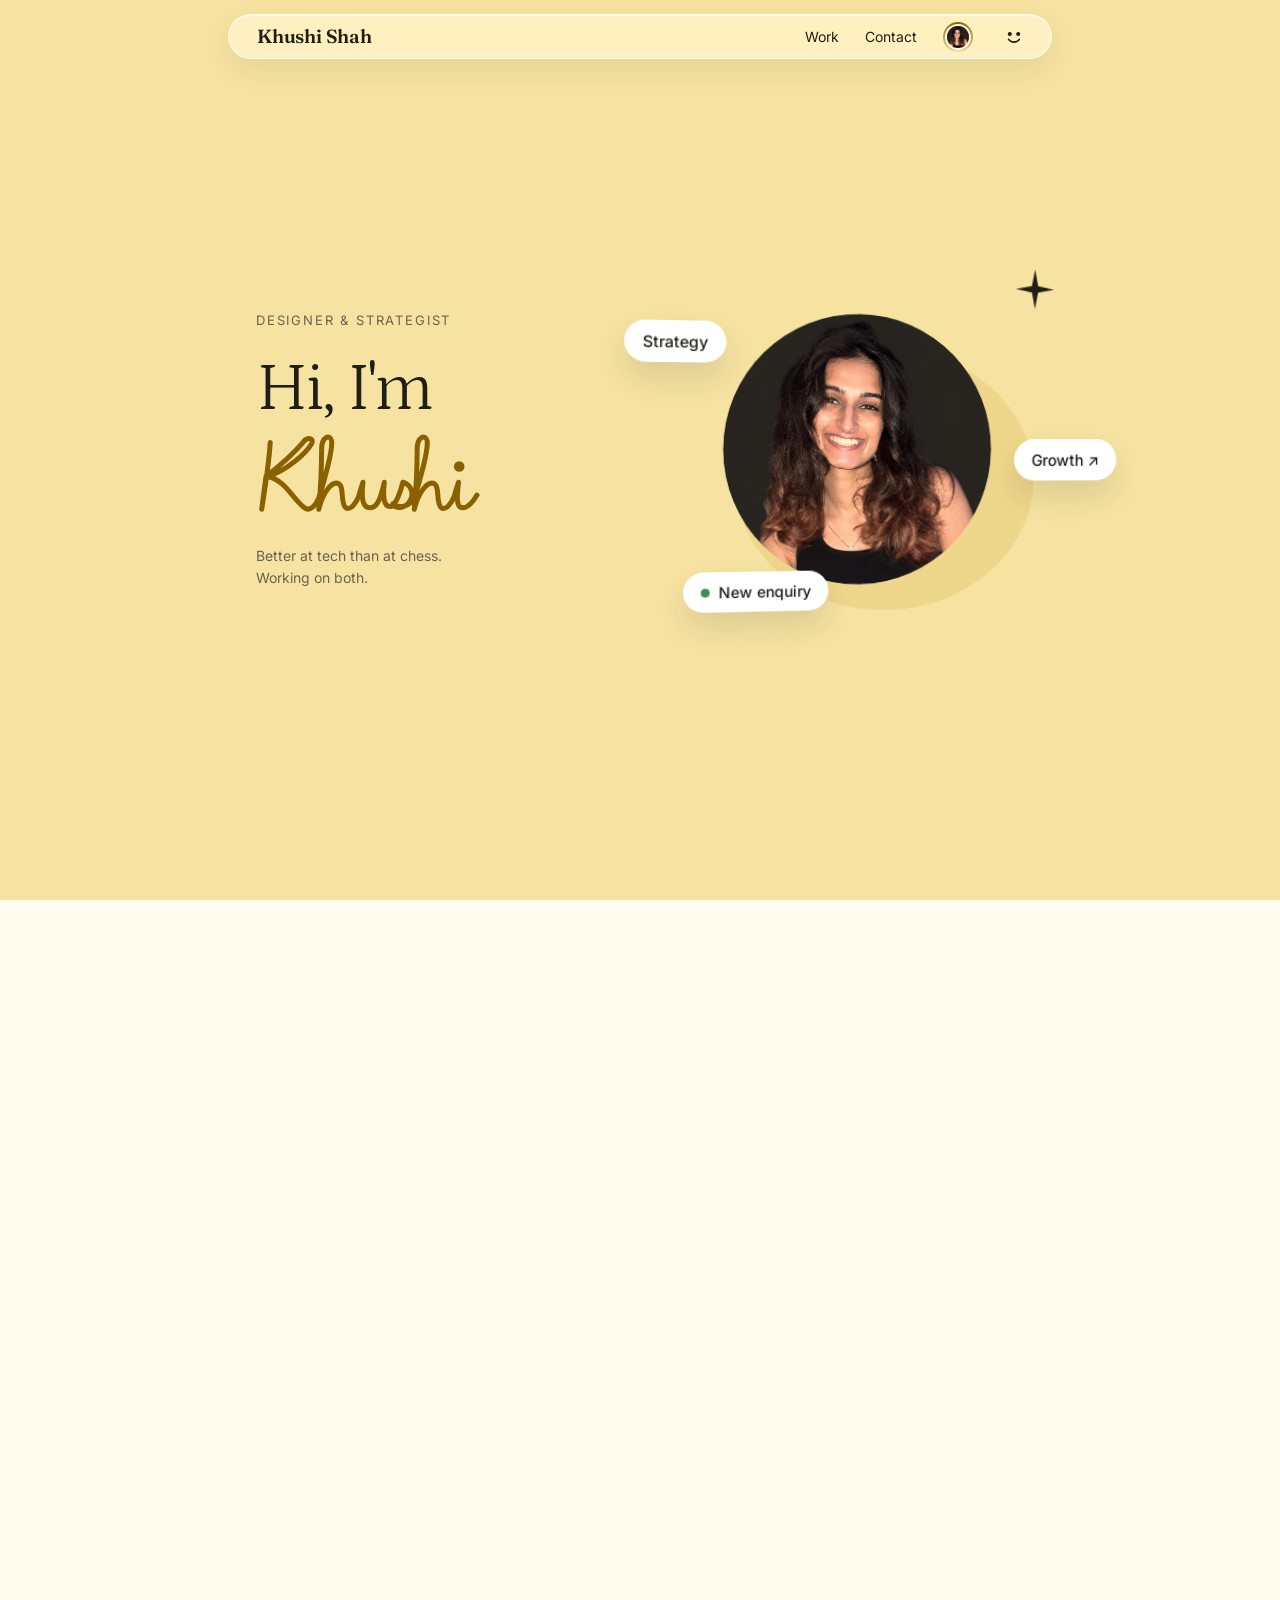
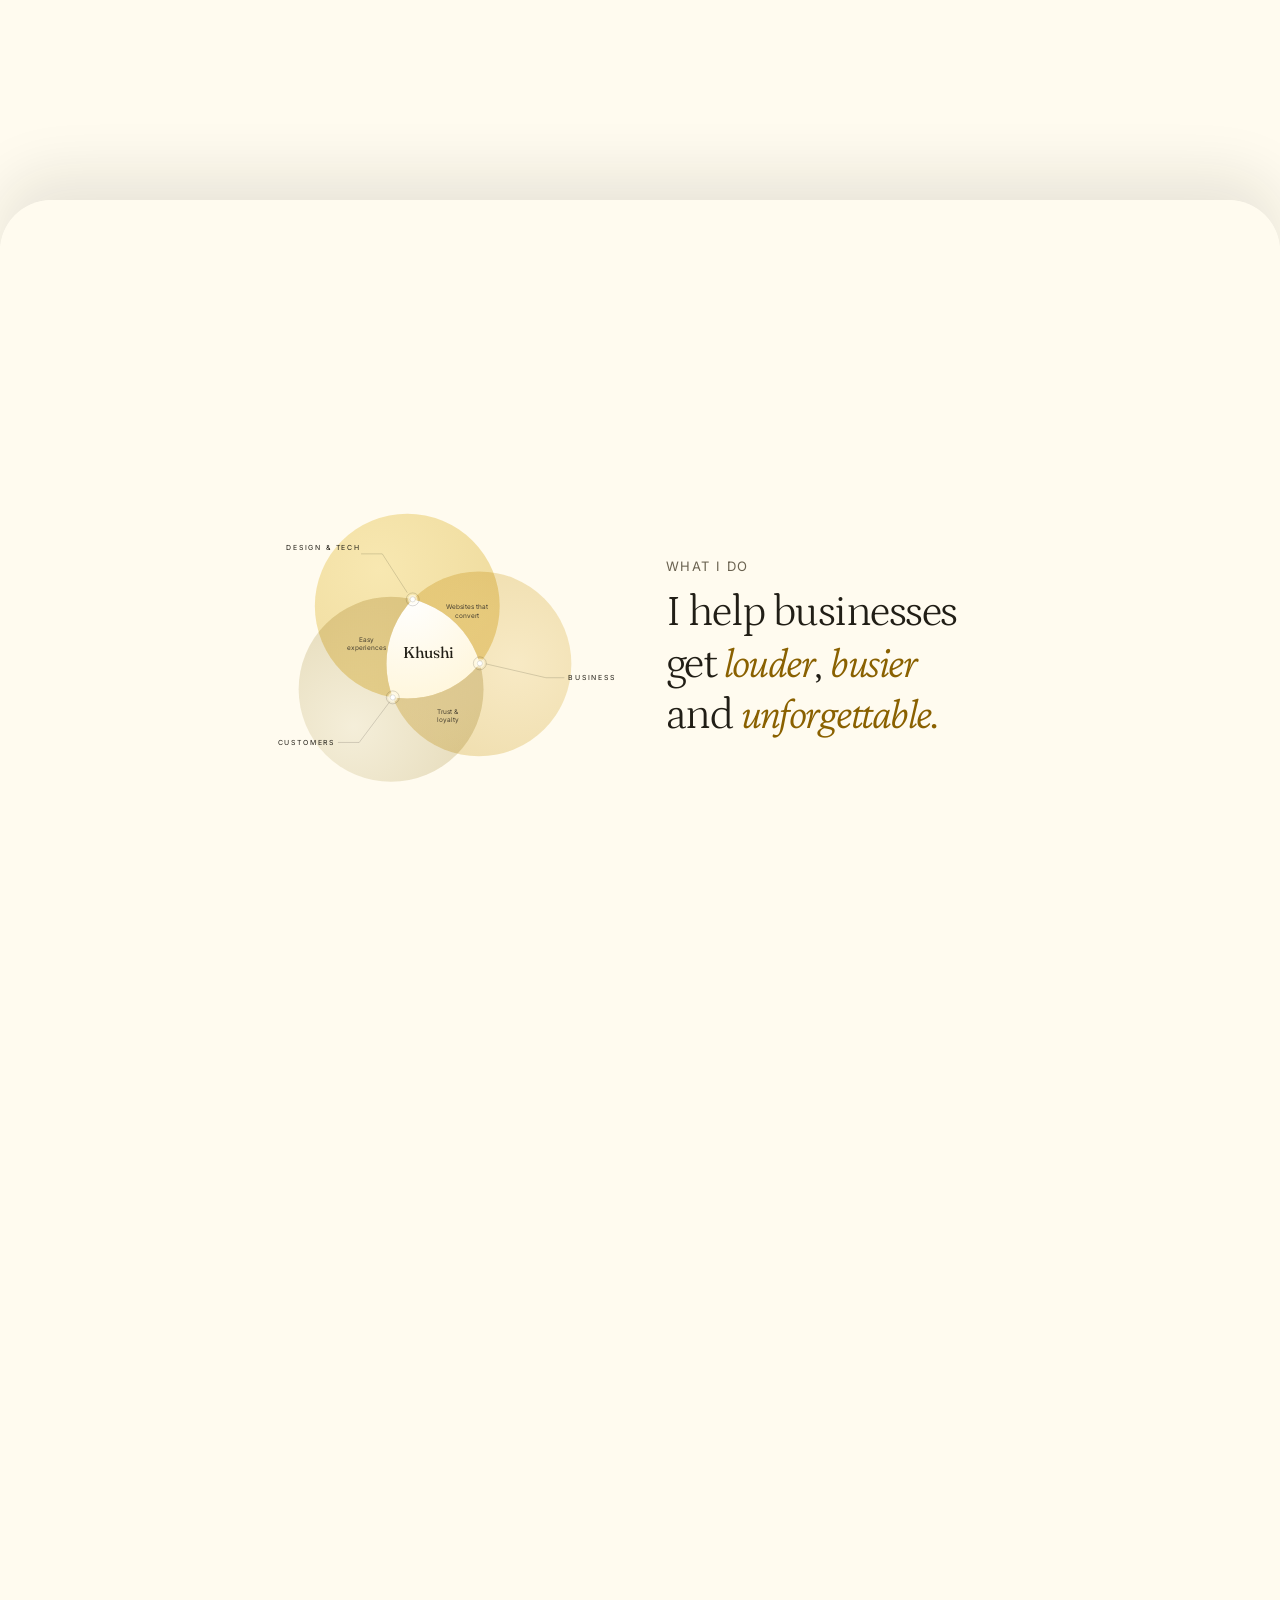
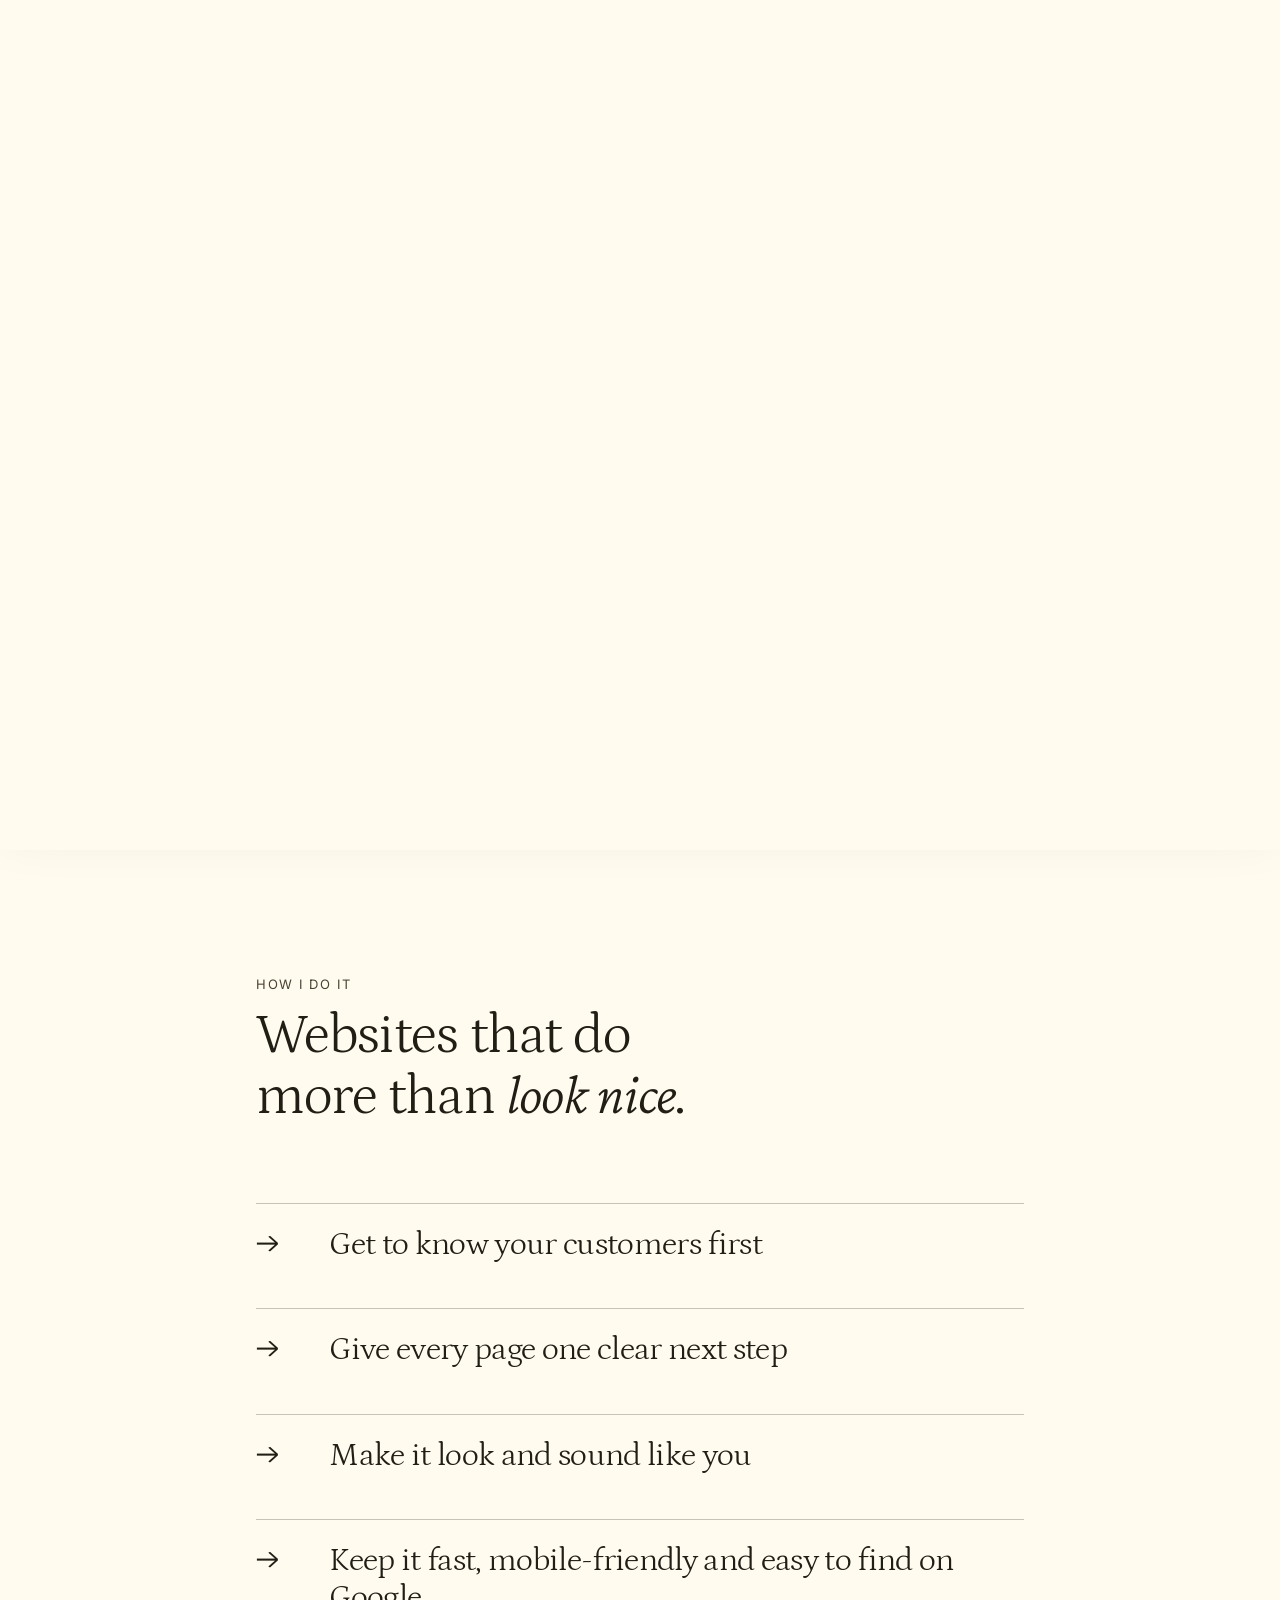
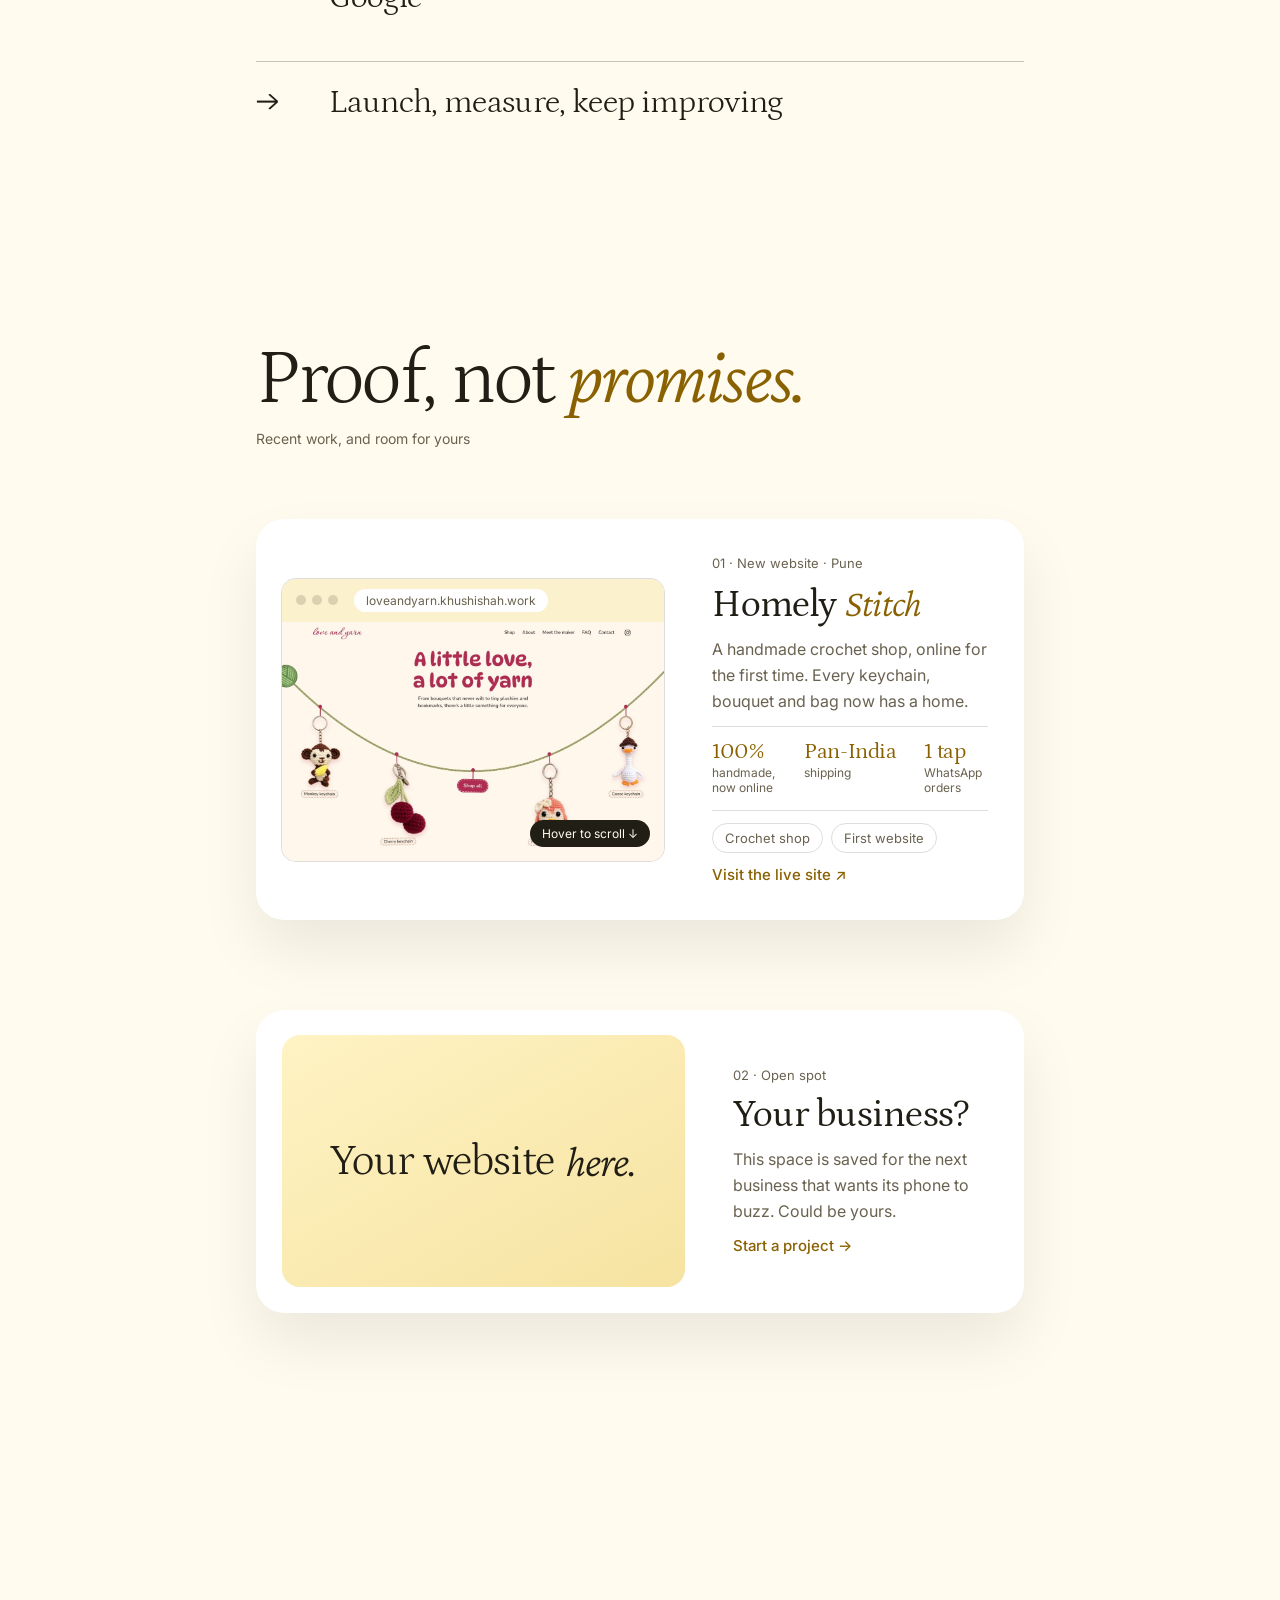
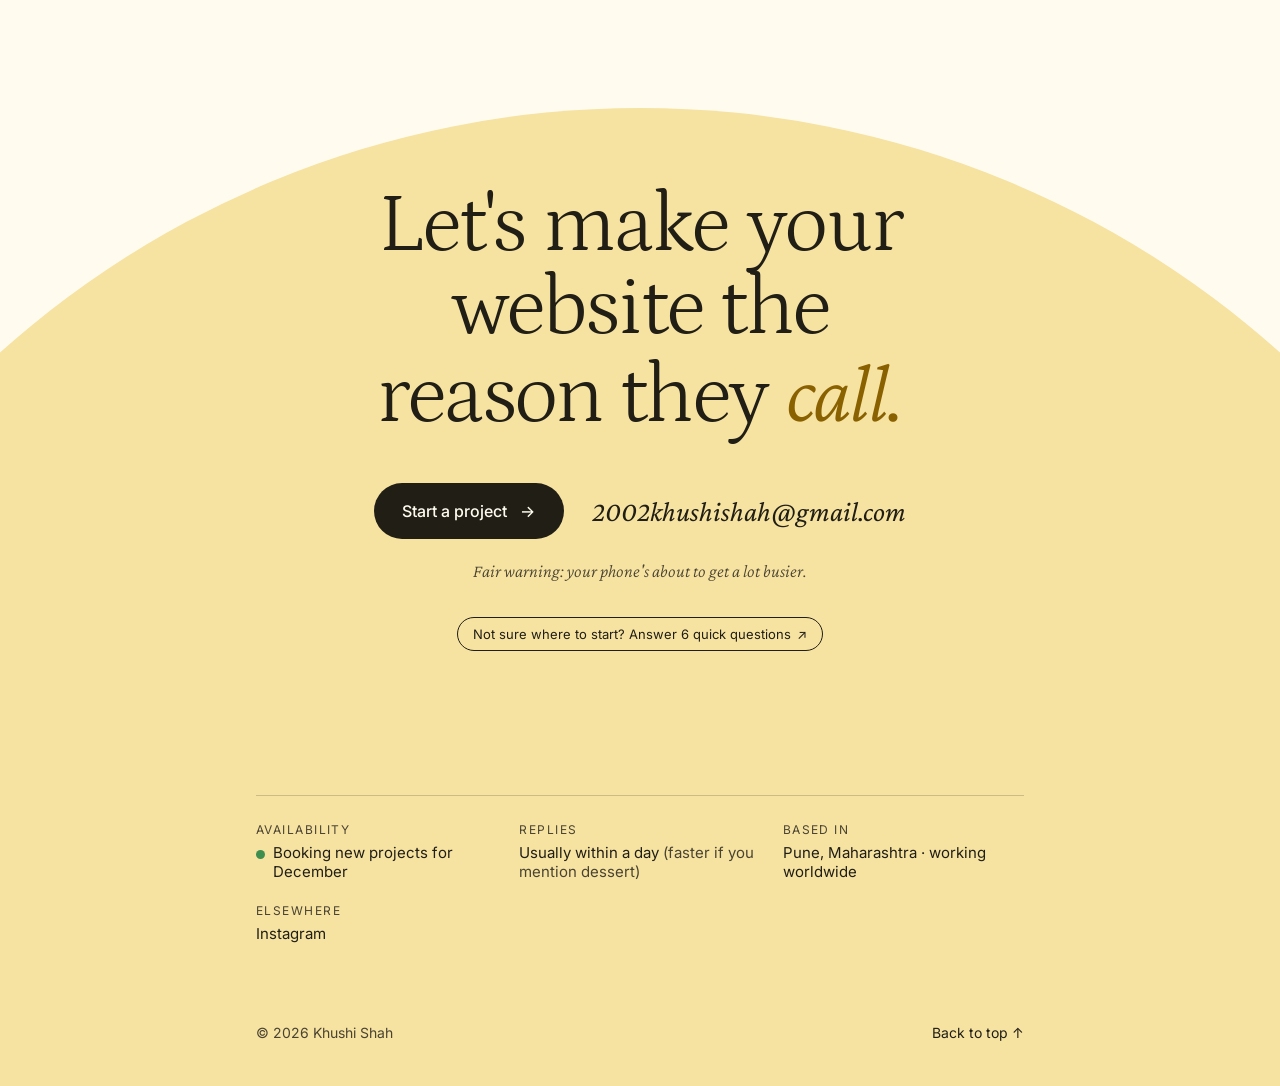
<file: index.html>
<!doctype html>
<html lang="en">
<head>
<meta charset="utf-8">
<meta name="viewport" content="width=device-width, initial-scale=1">
<title>Khushi Shah</title>
<meta name="description" content="Khushi Shah is a designer in Pune who builds websites for small businesses that bring in more customers, bookings and calls.">
<link rel="canonical" href="https://khushishah.work/">
<!-- link previews (WhatsApp, LinkedIn, Instagram, X) -->
<meta property="og:type" content="website">
<meta property="og:site_name" content="Khushi Shah">
<meta property="og:title" content="Khushi Shah · Websites for small businesses">
<meta property="og:description" content="Websites that make small businesses louder, busier and unforgettable. Designer in Pune, working worldwide.">
<meta property="og:url" content="https://khushishah.work/">
<meta property="og:image" content="https://khushishah.work/assets/og-image.jpg">
<meta property="og:image:width" content="1200">
<meta property="og:image:height" content="630">
<meta property="og:image:alt" content="Khushi Shah, smiling, beside the line: websites that make small businesses louder, busier and unforgettable.">
<meta property="og:locale" content="en_IN">
<meta name="twitter:card" content="summary_large_image">
<link rel="apple-touch-icon" href="assets/apple-touch-icon.png">
<!-- tells Google who Khushi is, what she does and where -->
<script type="application/ld+json">
{"@context":"https://schema.org","@type":"ProfessionalService","name":"Khushi Shah","url":"https://khushishah.work/","image":"https://khushishah.work/assets/og-image.jpg","description":"Website design and strategy for small businesses.","email":"mailto:2002khushishah@gmail.com","address":{"@type":"PostalAddress","addressLocality":"Pune","addressRegion":"Maharashtra","addressCountry":"IN"},"areaServed":"Worldwide","founder":{"@type":"Person","name":"Khushi Shah","jobTitle":"Designer & strategist"},"sameAs":["https://www.instagram.com/_khushi_shah___/","https://www.linkedin.com/in/khushi-shah112/"]}
</script>
<meta name="theme-color" content="#FFFBEF">
<link rel="icon" href="data:image/svg+xml,%3Csvg xmlns='http://www.w3.org/2000/svg' viewBox='4 6 32 28'%3E%3Ccircle cx='13' cy='14' r='4' fill='%23E5B83A'/%3E%3Ccircle cx='27' cy='14' r='4' fill='%23E5B83A'/%3E%3Cpath d='M9 23c5 8 17 8 22 0' fill='none' stroke='%23E5B83A' stroke-width='4' stroke-linecap='round'/%3E%3C/svg%3E">
<link rel="preconnect" href="https://fonts.googleapis.com">
<link rel="preconnect" href="https://fonts.gstatic.com" crossorigin>
<link href="https://fonts.googleapis.com/css2?family=Fraunces:ital,opsz,wght@0,9..144,300;0,9..144,500;0,9..144,600;1,9..144,300;1,9..144,500&amp;family=Crimson+Pro:ital,wght@1,300;1,400&amp;family=Inter:wght@400;500&amp;family=Petrona:wght@300;400&amp;display=swap" rel="stylesheet">
<script>try{var t=localStorage.getItem('theme');if(t!=='dark')t='light';document.documentElement.setAttribute('data-theme',t);}catch(e){}</script>
<link rel="stylesheet" href="styles.css">
</head>
<body id="top">
<div class="t6y" style="timeline-scope: --t6ysvc; background: var(--bg); color: var(--ink); font-family: Inter, sans-serif; overflow: clip">

  <!-- 1. Loading screen: the signature it writes moves into the intro headline (script.js) -->
  <div class="t6y-loader" role="status" aria-label="Loading Khushi Shah's website">
    <svg class="ld-sig" role="img" aria-label="A smiley face whose smile unwinds into the handwritten name Khushi, with one eye becoming the dot of the i" viewBox="108 98 318 126" style="width: min(520px, 80vw); height: auto; overflow: visible; color: var(--ink)">
      <path class="ld-ink" d="M306 160 C290 196 234 196 218 160 C206 132 162 104 128 118 C126 150 120 186 116 212 C118 196 120 180 122 166 C140 152 162 132 174 118 C180 110 190 112 186 120 C178 134 150 158 124 166 C148 170 160 198 176 210 C184 216 192 206 196 196 C204 172 216 128 214 116 C212 106 200 110 200 128 C200 152 198 190 196 212 C202 188 214 172 224 176 C232 180 226 204 234 210 C240 214 248 204 252 194 C254 186 256 180 258 174 C256 192 256 210 268 210 C280 210 284 190 288 174 C286 192 286 210 298 208 C304 204 310 190 314 174 C326 178 330 190 324 200 C318 212 302 212 300 204 C308 212 324 208 330 196 C338 172 350 128 348 116 C346 106 334 110 334 128 C334 152 332 190 330 212 C336 188 348 172 358 176 C366 180 360 204 368 210 C374 214 382 204 386 194 C388 186 390 180 392 174 C390 192 388 210 398 210 C406 210 412 202 418 192" pathLength="1" fill="none" stroke="currentColor" stroke-width="7" stroke-linecap="round" stroke-linejoin="round"></path>
      <circle class="ld-eye ld-eyeL" cx="240" cy="128" r="9.5" fill="currentColor"></circle>
      <circle class="ld-eye ld-eyeR" cx="284" cy="128" r="9.5" fill="currentColor"></circle>
    </svg>
    <div class="ld-bar" aria-hidden="true"><i></i></div>
  </div>

  <div class="t6y-prog" aria-hidden="true" style="position: fixed; left: 0; right: 0; top: 0; height: 3px; background: var(--acc); transform-origin: left; z-index: 50"></div>
  <div class="t6y-fill" aria-hidden="true"></div>

  <!-- Navigation: fixed glass bar -->
    <nav class="t6y-nav" aria-label="Main"><a href="#top" class="t6y-logo" aria-label="Khushi Shah, home">Khushi Shah</a><span class="t6y-links"><span class="t6y-navlinks" id="navMenu"><a href="#work">Work</a><a href="#hello">Contact</a></span><button type="button" class="t6y-story" id="storyBtn" aria-label="Watch my story" aria-haspopup="dialog"><img src="assets/khushi.jpg" alt=""></button><button type="button" class="t6y-theme" id="themeToggle" aria-label="Switch to dark mode" aria-pressed="false"><svg viewBox="0 0 40 40" aria-hidden="true"><circle class="t6y-eye" cx="13" cy="15" r="3.4" fill="currentColor"></circle><circle class="t6y-eye" cx="27" cy="15" r="3.4" fill="currentColor"></circle><path d="M11 24c4 6 14 6 18 0" fill="none" stroke="currentColor" stroke-width="2.8" stroke-linecap="round"></path></svg><span class="t6y-z" aria-hidden="true">z</span><span class="t6y-z" aria-hidden="true">z</span></button><button type="button" class="t6y-burger" id="menuBtn" aria-label="Open menu" aria-expanded="false" aria-controls="navMenu"><i></i><i></i></button></span></nav>

  <!-- 2. Intro: "Hi, I'm Khushi" beside the layered photo (pinned, first screen) -->
  <section class="t6y-intro" aria-label="Introduction" style="position: relative; z-index: 1">
    <div style="position: sticky; top: 0; height: 100vh; overflow: clip; display: flex; align-items: center; justify-content: center">
      <div class="t6y-iout t6y-igrid">
        <div class="t6y-icopy">
          <span class="t6y-ifade t6y-role">DESIGNER &amp; STRATEGIST</span>
          <h1 style="margin: 0; font-family: Petrona, Fraunces, serif; font-weight: 300; font-size: clamp(46px, 5.4vw, 92px); line-height: 1; letter-spacing: -0.04em"><span class="t6y-mask"><span class="t6y-irise">Hi, I'm</span></span> <span class="t6y-sigslot"><span class="t6y-sr">Khushi.</span><svg class="t6y-sigstatic" aria-hidden="true" viewBox="108 98 318 126"><path d="M306 160 C290 196 234 196 218 160 C206 132 162 104 128 118 C126 150 120 186 116 212 C118 196 120 180 122 166 C140 152 162 132 174 118 C180 110 190 112 186 120 C178 134 150 158 124 166 C148 170 160 198 176 210 C184 216 192 206 196 196 C204 172 216 128 214 116 C212 106 200 110 200 128 C200 152 198 190 196 212 C202 188 214 172 224 176 C232 180 226 204 234 210 C240 214 248 204 252 194 C254 186 256 180 258 174 C256 192 256 210 268 210 C280 210 284 190 288 174 C286 192 286 210 298 208 C304 204 310 190 314 174 C326 178 330 190 324 200 C318 212 302 212 300 204 C308 212 324 208 330 196 C338 172 350 128 348 116 C346 106 334 110 334 128 C334 152 332 190 330 212 C336 188 348 172 358 176 C366 180 360 204 368 210 C374 214 382 204 386 194 C388 186 390 180 392 174 C390 192 388 210 398 210 C406 210 412 202 418 192" pathLength="1" fill="none" stroke="currentColor" stroke-width="7" stroke-linecap="round" stroke-linejoin="round"></path><circle class="ld-eye t6y-sigdot" cx="284" cy="128" r="9.5" fill="currentColor"></circle></svg></span></h1>
          <p class="t6y-ifade t6y-tagline">Better at tech than at chess.<br>Working on both.</p>
        </div>
        <!-- Layered photo: each layer sits at its own depth (--z); script.js tilts the scene toward the mouse -->
        <div class="t6y-pwrap">
          <div class="t6y-pscene" id="pscene">
            <div class="t6y-pl" aria-hidden="true" style="--z: -80px; inset: -6% 8% 14% -14%"><span class="t6y-pc t6y-pop" style="background: #F6E3A1; animation-delay: 5.3s"></span></div>
            <div class="t6y-pl" aria-hidden="true" style="--z: -50px; inset: 16% -14% -6% 10%"><span class="t6y-pc t6y-pop" style="background: #EED68A; animation-delay: 5.45s"></span></div>
            <div class="t6y-pl" data-cursor="Hi!" style="--z: 0px; inset: 6%"><span class="t6y-pimg"><img src="assets/khushi.jpg" alt="Khushi smiling" width="900" height="900"></span></div>
            <div class="t6y-pl t6y-scatter" aria-hidden="true" style="--z: 90px; left: -22%; top: 12%; --sx: -26vw; --sy: -22vh"><span class="t6y-chip t6y-pop" style="animation-delay: 6.1s">Strategy</span></div>
            <div class="t6y-pl t6y-scatter" aria-hidden="true" style="--z: 130px; right: -20%; top: 46%; --sx: 28vw; --sy: -6vh"><span class="t6y-chip t6y-pop" style="animation-delay: 6.25s">Growth ↗</span></div>
            <div class="t6y-pl t6y-scatter" aria-hidden="true" style="--z: 70px; left: -6%; bottom: 2%; --sx: -18vw; --sy: 26vh"><span class="t6y-chip t6y-pop" style="animation-delay: 6.4s"><i></i>New enquiry</span></div>
            <div class="t6y-pl t6y-scatter" aria-hidden="true" style="--z: 160px; right: 2%; top: -2%; width: 12%; --sx: 18vw; --sy: -30vh"><span class="t6y-pop" style="display: block; animation-delay: 6.55s"><svg class="t6y-pstar" viewBox="0 0 24 24"><path d="M12 1 L13.8 10.2 L23 12 L13.8 13.8 L12 23 L10.2 13.8 L1 12 L10.2 10.2 Z" fill="currentColor"></path></svg></span></div>
          </div>
        </div>
      </div>
    </div>
  </section>

  <!-- 3. Hero: slides up over the pinned intro, then stays pinned for 150vh so the Venn diagram can finish drawing -->
  <header id="hero" class="t6y-heropanel" style="position: relative; z-index: 2; height: 250vh; overflow: clip">
    <div class="t6y-herostick" style="position: sticky; top: 0; height: 100vh; min-height: 560px; overflow: clip">
    <div class="t6y-heroin" style="position: absolute; inset: 0; pointer-events: none">
      <svg class="t6y-venn" role="img" aria-label="Venn diagram: Design and tech, Business and Customers overlap. Websites that convert, easy experiences and trust and loyalty sit in the overlaps, with Khushi at the center." viewBox="0 0 720 600" style="position: absolute; left: 34%; top: 50%; width: min(440px, 26vw); height: auto; transform: translate(-50%,-50%); overflow: visible">
        <defs>
          <radialGradient id="vgA" cx="35%" cy="30%" r="75%"><stop offset="0" stop-color="#F6E3A1"></stop><stop offset="1" stop-color="#EBD48A"></stop></radialGradient>
          <radialGradient id="vgB" cx="70%" cy="50%" r="75%"><stop offset="0" stop-color="#F3DFA8"></stop><stop offset="1" stop-color="#E2C77A"></stop></radialGradient>
          <radialGradient id="vgC" cx="30%" cy="70%" r="75%"><stop offset="0" stop-color="#F1EAD2"></stop><stop offset="1" stop-color="#DCCFA6"></stop></radialGradient>
          <radialGradient id="vgM" cx="50%" cy="45%" r="60%"><stop offset="0" stop-color="#FFFFFF"></stop><stop offset="1" stop-color="#FFF6DA"></stop></radialGradient>
          <clipPath id="vcB2"><circle cx="455" cy="330" r="200"></circle></clipPath>
          <clipPath id="vcC2"><circle cx="265" cy="385" r="200"></circle></clipPath>
        </defs>
        <circle class="t6y-vcir t6y-va" cx="300" cy="205" r="200" fill="url(#vgA)" fill-opacity=".8" style="mix-blend-mode: multiply"></circle>
        <circle class="t6y-vcir t6y-vb" cx="455" cy="330" r="200" fill="url(#vgB)" fill-opacity=".6" style="mix-blend-mode: multiply; animation-delay: .2s, 1.8s"></circle>
        <circle class="t6y-vcir t6y-vc2" cx="265" cy="385" r="200" fill="url(#vgC)" fill-opacity=".75" style="mix-blend-mode: multiply; animation-delay: .4s, 2s"></circle>
        <g clip-path="url(#vcB2)"><circle class="t6y-vmid2" cx="300" cy="205" r="200" fill="url(#vgM)" clip-path="url(#vcC2)"></circle></g>
        <g class="t6y-vlines" fill="none" style="stroke: var(--ink)" stroke-opacity=".35" stroke-width="1">
          <path class="t6y-lead" pathLength="1" d="M200 92 H246 L300 176"></path>
          <path class="t6y-lead" pathLength="1" d="M640 360 H600 L470 330" style="animation-delay: 1.9s"></path>
          <path class="t6y-lead" pathLength="1" d="M150 500 H196 L262 412" style="animation-delay: 2s"></path>
        </g>
        <g class="t6y-vout" style="font-family: Inter, sans-serif; font-size: 15px; letter-spacing: 4px; fill: var(--ink)">
          <text x="200" y="84" text-anchor="end">DESIGN &amp; TECH</text>
          <text x="648" y="365">BUSINESS</text>
          <text x="144" y="505" text-anchor="end">CUSTOMERS</text>
        </g>
        <g class="t6y-vpair" style="font-family: Inter, sans-serif; font-size: 14px; fill: #4A4332" text-anchor="middle">
          <text x="430" y="212">Websites that</text><text x="430" y="230">convert</text>
          <text x="212" y="282">Easy</text><text x="212" y="300">experiences</text>
          <text x="388" y="438">Trust &amp;</text><text x="388" y="456">loyalty</text>
        </g>
        <g class="t6y-node" style="animation-delay: 1.7s"><circle class="t6y-ping" cx="311.7" cy="190.5" r="14" fill="none" stroke="#211E16" stroke-opacity=".35" stroke-width="1" style="animation-delay: 2.1s"></circle><circle cx="311.7" cy="190.5" r="10" fill="#FFFBEF" fill-opacity=".6"></circle><circle cx="311.7" cy="190.5" r="5.5" fill="#FFFFFF" stroke="#211E16" stroke-opacity=".25"></circle></g>
        <g class="t6y-node" style="animation-delay: 1.8s"><circle class="t6y-ping" cx="457.0" cy="328.9" r="14" fill="none" stroke="#211E16" stroke-opacity=".35" stroke-width="1" style="animation-delay: 2.2s"></circle><circle cx="457.0" cy="328.9" r="10" fill="#FFFBEF" fill-opacity=".6"></circle><circle cx="457.0" cy="328.9" r="5.5" fill="#FFFFFF" stroke="#211E16" stroke-opacity=".25"></circle></g>
        <g class="t6y-node" style="animation-delay: 1.9s"><circle class="t6y-ping" cx="268.6" cy="402.5" r="14" fill="none" stroke="#211E16" stroke-opacity=".35" stroke-width="1" style="animation-delay: 2.3s"></circle><circle cx="268.6" cy="402.5" r="10" fill="#FFFBEF" fill-opacity=".6"></circle><circle cx="268.6" cy="402.5" r="5.5" fill="#FFFFFF" stroke="#211E16" stroke-opacity=".25"></circle></g>
        <text class="t6y-vname" x="345" y="318" text-anchor="middle" style="font-family: Fraunces, serif; font-size: 34px; fill: #211E16">Khushi</text>
      </svg>
    </div>
    <div class="t6y-heroin t6y-hcol" style="position: relative; height: 100%; display: flex; flex-direction: column; justify-content: center; padding: 0 var(--side) 0 52%; gap: 24px; transform-origin: 0 50%; pointer-events: none">
      <span class="t6y-load" style="font-size: 13px; letter-spacing: .12em; color: var(--soft); margin-bottom: -8px">WHAT I DO</span>
      <h2 class="t6y-hh" style="margin: 0; font-family: Petrona, Fraunces, serif; font-weight: 300; font-size: clamp(38px, 3.4vw, 60px); line-height: 1.06; letter-spacing: -0.035em"><span class="t6y-mask"><span class="t6y-rise">I help businesses</span></span><br><span class="t6y-mask"><span class="t6y-rise" style="animation-delay: .12s">get <em style="color: var(--acct)">louder</em>, <em style="color: var(--acct)">busier</em></span></span><br><span class="t6y-mask"><span class="t6y-rise" style="animation-delay: .24s">and <em style="color: var(--acct)">unforgettable.</em></span></span></h2>
      <div class="t6y-notif" aria-hidden="true" style="flex-direction: column; gap: 10px; margin-top: 8px"><div class="t6y-n4" style="animation-delay: 0.9s; display: flex; gap: 12px; align-items: center; padding: 11px 13px; border-radius: 18px; background: var(--card); box-shadow: 0 10px 24px rgba(33,30,22,0.1)"><span style="width: 34px; height: 34px; flex: 0 0 auto; border-radius: 10px; background: var(--acc); display: flex; align-items: center; justify-content: center; font-family: Fraunces, serif; font-size: 17px">K</span><span style="display: flex; flex-direction: column; gap: 2px; flex: 1"><span style="display: flex; justify-content: space-between; font-size: 14px; font-weight: 500"><span>New booking</span><span style="font-size: 11px; color: var(--soft); font-weight: 400">now</span></span><span style="font-size: 13px; color: var(--soft)">Tuesday, 10:30</span></span></div><div class="t6y-n4" style="animation-delay: 1.7s; display: flex; gap: 12px; align-items: center; padding: 11px 13px; border-radius: 18px; background: var(--card); box-shadow: 0 10px 24px rgba(33,30,22,0.1)"><span style="width: 34px; height: 34px; flex: 0 0 auto; border-radius: 10px; background: var(--acc); display: flex; align-items: center; justify-content: center; font-family: Fraunces, serif; font-size: 17px">K</span><span style="display: flex; flex-direction: column; gap: 2px; flex: 1"><span style="display: flex; justify-content: space-between; font-size: 14px; font-weight: 500"><span>New enquiry</span><span style="font-size: 11px; color: var(--soft); font-weight: 400">now</span></span><span style="font-size: 13px; color: var(--soft)">"Do you deliver?"</span></span></div><div class="t6y-n4" style="animation-delay: 2.5s; display: flex; gap: 12px; align-items: center; padding: 11px 13px; border-radius: 18px; background: var(--card); box-shadow: 0 10px 24px rgba(33,30,22,0.1)"><span style="width: 34px; height: 34px; flex: 0 0 auto; border-radius: 10px; background: var(--acc); display: flex; align-items: center; justify-content: center; font-family: Fraunces, serif; font-size: 17px">K</span><span style="display: flex; flex-direction: column; gap: 2px; flex: 1"><span style="display: flex; justify-content: space-between; font-size: 14px; font-weight: 500"><span>New customer</span><span style="font-size: 11px; color: var(--soft); font-weight: 400">now</span></span><span style="font-size: 13px; color: var(--soft)">Found you on Google</span></span></div><div class="t6y-n4" style="animation-delay: 3.3s; display: flex; gap: 12px; align-items: center; padding: 11px 13px; border-radius: 18px; background: var(--card); box-shadow: 0 10px 24px rgba(33,30,22,0.1)"><span style="width: 34px; height: 34px; flex: 0 0 auto; border-radius: 10px; background: var(--acc); display: flex; align-items: center; justify-content: center; font-family: Fraunces, serif; font-size: 17px">K</span><span style="display: flex; flex-direction: column; gap: 2px; flex: 1"><span style="display: flex; justify-content: space-between; font-size: 14px; font-weight: 500"><span>New order</span><span style="font-size: 11px; color: var(--soft); font-weight: 400">now</span></span><span style="font-size: 13px; color: var(--soft)">Paid online</span></span></div></div>
      <p class="t6y-notifcap" style="margin: 0; font-size: 15px; line-height: 1.6; color: var(--soft)">I design websites that keep your phone buzzing.</p>
    </div>
    </div>
  </header>

  <!-- 4. Services -->
  <section id="services" class="t6y-svc" style="position: relative; z-index: 1; --soft: var(--onacc); --line: rgba(33,30,22,0.25); --acct: var(--ink); padding: 14vh var(--side); display: flex; flex-wrap: wrap; gap: 6vw">
    <div style="flex: 1 1 280px">
      <div style="position: sticky; top: 18vh; display: flex; flex-direction: column; gap: 14px">
        <span style="font-size: 13px; letter-spacing: .12em; color: var(--soft)">HOW I DO IT</span>
        <h2 style="margin: 0; font-family: Petrona, Fraunces, serif; font-weight: 300; font-size: clamp(36px, 4.4vw, 60px); line-height: 1.05; letter-spacing: -0.02em"><span class="t6y-m"><span>Websites that do</span></span><span class="t6y-m"><span>more than <em>look nice.</em></span></span></h2>
      </div>
    </div>
    <div class="t6y-how" style="flex: 1.4 1 420px">
      <ol>
      <li class="t6y-hl"><span class="t6y-m"><span>Get to know your customers first</span></span></li>
      <li class="t6y-hl"><span class="t6y-m"><span>Give every page one clear next step</span></span></li>
      <li class="t6y-hl"><span class="t6y-m"><span>Make it look and sound like you</span></span></li>
      <li class="t6y-hl"><span class="t6y-m"><span>Keep it fast, mobile-friendly and easy to find on Google</span></span></li>
      <li class="t6y-hl"><span class="t6y-m"><span>Launch, measure, keep improving</span></span></li>
      </ol>
    </div>
  </section>

  <!-- 5. Work -->
  <!-- TODO: add the result (e.g. orders in the first month) and a client quote when available -->
  <section id="work" style="position: relative; z-index: 1; background: var(--bg); padding: 10vh var(--side) 16vh">
    <div class="t6y-in" style="display: flex; justify-content: space-between; align-items: baseline; flex-wrap: wrap; gap: 12px; margin-bottom: 8vh">
      <h2 style="margin: 0; font-family: Petrona, Fraunces, serif; font-weight: 300; font-size: clamp(44px, 6vw, 84px); letter-spacing: -0.03em; line-height: 1"><span class="t6y-m"><span>Proof, not <em style="color: var(--acct)">promises.</em></span></span></h2>
      <span style="font-size: 14px; color: var(--soft)">Recent work, and room for yours</span>
    </div>
    <div style="display: flex; flex-direction: column; gap: 10vh">
      <a href="https://loveandyarn.khushishah.work/" target="_blank" rel="noopener" data-cursor="Visit" style="position: sticky; top: 10vh; display: block; text-decoration: none">
        <div class="t6y-card" style="border-radius: 28px; background: var(--card); box-shadow: 0 30px 60px rgba(0,0,0,0.08); padding: clamp(16px, 2vw, 26px); display: flex; flex-wrap: wrap; gap: clamp(18px, 3vw, 40px); align-items: center">
          <!-- hovering the card slowly scrolls the whole homepage inside the browser frame -->
          <div class="t6y-tilt t6y-browser" style="flex: 1.5 1 380px">
            <div class="t6y-bbar" aria-hidden="true"><i></i><i></i><i></i><b>loveandyarn.khushishah.work</b></div>
            <div class="t6y-bview"><img src="assets/work/homely-stitch-full.jpg" alt="The Homely Stitch homepage: crochet keychains on a yarn garland, a grid of handmade products, the maker's story and customer reviews" width="1200" height="3000" loading="lazy"><span class="t6y-bhint" aria-hidden="true">Hover to scroll &#8595;</span></div>
          </div>
          <div style="flex: 1 1 240px; display: flex; flex-direction: column; gap: 12px; padding: 10px">
            <span style="font-size: 13px; color: var(--soft)">01 · New website · Pune</span>
            <span style="font-family: Petrona, Fraunces, serif; font-size: clamp(30px, 3vw, 42px); line-height: 1.05; letter-spacing: -0.02em">Homely <em style="font-family: 'Crimson Pro', serif; font-weight: 300; color: var(--acct)">Stitch</em></span>
            <span style="font-size: 16px; line-height: 1.6; color: var(--soft)">A handmade crochet shop, online for the first time. Every keychain, bouquet and bag now has a home.</span>
            <!-- TODO: swap these for real results (orders, enquiries, visitors) when known -->
            <span class="t6y-impact"><span><b>100%</b>handmade, now online</span><span><b>Pan-India</b>shipping</span><span><b>1 tap</b>WhatsApp orders</span></span>
            <span class="t6y-wtags"><span>Crochet shop</span><span>First website</span></span>
            <span style="font-size: 15px; font-weight: 500; color: var(--acct)">Visit the live site &#8599;</span>
          </div>
        </div>
      </a>
      <a href="mailto:2002khushishah@gmail.com?subject=New%20website%20project" data-cursor="Say hi" style="position: sticky; top: calc(10vh + 24px); display: block; text-decoration: none">
        <div class="t6y-card" style="border-radius: 28px; background: var(--card); box-shadow: 0 30px 60px rgba(0,0,0,0.08); padding: clamp(16px, 2vw, 26px); display: flex; flex-wrap: wrap; gap: clamp(18px, 3vw, 40px); align-items: center">
          <div class="t6y-tilt" style="flex: 1.5 1 380px; aspect-ratio: 16 / 10; border-radius: 18px; overflow: clip"><div class="t6y-par" style="width: 100%; height: 100%; background: linear-gradient(150deg,#FFF3C4,#F6E3A1); display: flex; align-items: center; justify-content: center; font-family: Petrona, Fraunces, serif; font-weight: 300; font-size: clamp(30px, 3.4vw, 52px); letter-spacing: -0.02em; color: #211E16">Your website <em style="font-family: 'Crimson Pro', serif; font-weight: 300; padding-left: .25em">here.</em></div></div>
          <div style="flex: 1 1 240px; display: flex; flex-direction: column; gap: 12px; padding: 10px">
            <span style="font-size: 13px; color: var(--soft)">02 · Open spot</span>
            <span style="font-family: Petrona, Fraunces, serif; font-size: clamp(30px, 3vw, 42px); line-height: 1.05; letter-spacing: -0.02em">Your business?</span>
            <span style="font-size: 16px; line-height: 1.6; color: var(--soft)">This space is saved for the next business that wants its phone to buzz. Could be yours.</span>
            <span style="font-size: 15px; font-weight: 500; color: var(--acct)">Start a project &#8594;</span>
          </div>
        </div>
      </a>
    </div>
  </section>

  <!-- 6. Footer: a butter-yellow sun rises from the bottom as you scroll in -->
  <footer id="hello" class="t6y-sunset">
    <div class="t6y-sun" aria-hidden="true"></div>
    <div class="t6y-suncontent">
      <h2 class="t6y-in">Let's make your website the reason they <em>call.</em></h2>
      <div class="t6y-in t6y-sunrow">
        <a class="t6y-pill" data-cursor-plain href="mailto:2002khushishah@gmail.com?subject=New%20website%20project"><span>Start a project</span><span class="t6y-parrow" aria-hidden="true"><i>&#8594;</i><i>&#8594;</i></span></a>
        <a class="t6y-fmail" data-cursor="Say hi" href="mailto:2002khushishah@gmail.com">2002khushishah@gmail.com</a>
      </div>
      <p class="t6y-in t6y-quip">Fair warning: your phone's about to get a lot busier.</p>
      <a class="t6y-in t6y-qbtn" href="questions.html" target="_blank" rel="noopener" data-cursor-plain>Not sure where to start? Answer 6 quick questions <span aria-hidden="true">&#8599;</span></a>
      <div class="t6y-in" style="display: grid; grid-template-columns: repeat(auto-fit, minmax(180px, 1fr)); gap: 22px; margin-top: 16vh; padding-top: 26px; border-top: 1px solid rgba(33,30,22,0.2); font-size: 15px; color: var(--onacc)">
        <div style="display: flex; flex-direction: column; gap: 6px"><span style="font-size: 12px; letter-spacing: .12em">AVAILABILITY</span><span style="display: flex; align-items: flex-start; gap: 8px; color: var(--ink)"><i class="t6y-live" aria-hidden="true" style="flex: 0 0 auto; width: 9px; height: 9px; margin-top: .45em; border-radius: 50%; background: #3E8E4F"></i><span>Booking new projects for <span id="availMonth">November</span></span></span></div>
        <div style="display: flex; flex-direction: column; gap: 6px"><span style="font-size: 12px; letter-spacing: .12em">REPLIES</span><span style="color: var(--ink)">Usually within a day <span style="color: var(--onacc)">(faster if you mention dessert)</span></span></div>
        <div style="display: flex; flex-direction: column; gap: 6px"><span style="font-size: 12px; letter-spacing: .12em">BASED IN</span><span style="color: var(--ink)">Pune, Maharashtra · working worldwide</span></div>
        <div style="display: flex; flex-direction: column; gap: 6px"><span style="font-size: 12px; letter-spacing: .12em">ELSEWHERE</span><span style="display: flex; gap: 16px; color: var(--ink)"><a href="https://www.instagram.com/_khushi_shah___/" target="_blank" rel="noopener" style="text-decoration: none">Instagram</a></span></div>
      </div>
      <div class="t6y-fend" style="display: flex; flex-wrap: wrap; justify-content: space-between; gap: 12px 24px; font-size: 14px; color: var(--onacc)"><span>&#169; 2026 Khushi Shah</span><a href="#top" style="text-decoration: none; color: var(--ink)">Back to top &#8593;</a></div>
    </div>
  </footer>
  <!-- Stars shown briefly when switching to dark mode (script.js fills them in) -->
  <!-- Story from the top bar: three frames, a sun rises behind them, ends on an Instagram DM link -->
  <div class="t6y-storyview" id="storyView" role="dialog" aria-modal="true" aria-label="Khushi's story" hidden>
    <div class="t6y-sv-card">
      <div class="t6y-sv-sun" aria-hidden="true"></div>
      <div class="t6y-sv-bars" aria-hidden="true"><i></i><i></i><i></i></div>
      <div class="t6y-sv-head"><img src="assets/khushi.jpg" alt=""><b>_khushi_shah___</b><button type="button" class="t6y-sv-close" aria-label="Close story">&#215;</button></div>
      <div class="t6y-sv-lines" aria-live="polite"><p><span>Got a small business?</span></p><p><span>Want your phone to <em>buzz?</em></span></p><p><span>Let's talk.</span></p></div>
      <a class="t6y-sv-cta" href="https://ig.me/m/_khushi_shah___" target="_blank" rel="noopener">Message me on Instagram &#8594;</a>
    </div>
  </div>
  <div class="t6y-stars" aria-hidden="true"></div>

  <!-- Custom cursor (mouse only; script.js moves it) -->
  <div class="t6y-cring" aria-hidden="true"><span></span></div>
  <div class="t6y-cdot" aria-hidden="true"></div>
</div>

<script src="script.js"></script>
</body>
</html>
</file>
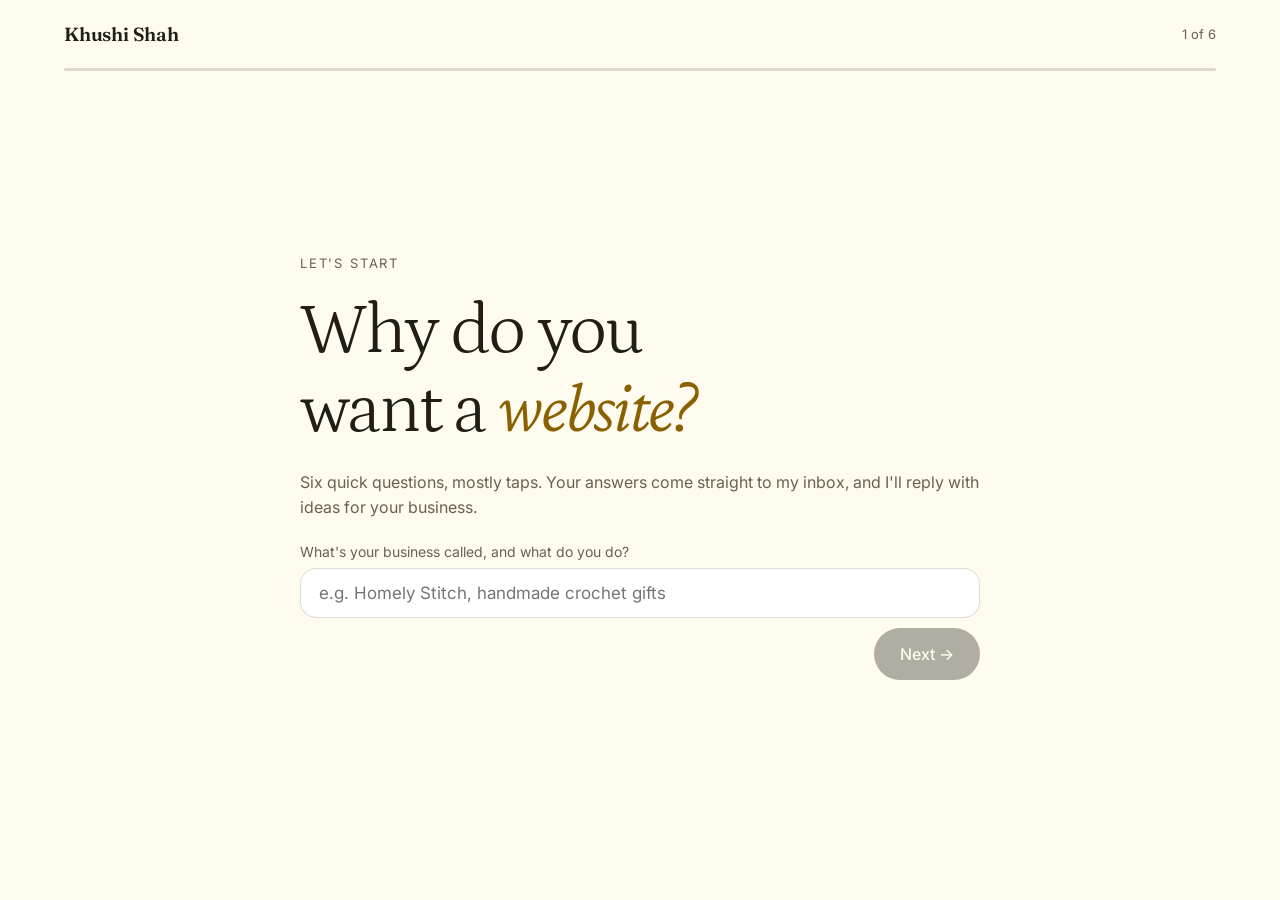
<file: questions.html>
<!doctype html>
<html lang="en">
<head>
<meta charset="utf-8">
<meta name="viewport" content="width=device-width,initial-scale=1">
<title>Khushi Shah · Why a website?</title>
<meta name="description" content="Six quick questions about your business and why you want a website. Your answers go straight to Khushi Shah, web designer in Pune.">
<link rel="canonical" href="https://khushishah.work/questions.html">
<meta property="og:title" content="Why do you want a website?">
<meta property="og:image" content="https://khushishah.work/assets/og-image.jpg">
<link rel="apple-touch-icon" href="assets/apple-touch-icon.png">
<link rel="icon" href="data:image/svg+xml,%3Csvg xmlns='http://www.w3.org/2000/svg' viewBox='4 6 32 28'%3E%3Ccircle cx='13' cy='14' r='4' fill='%23E5B83A'/%3E%3Ccircle cx='27' cy='14' r='4' fill='%23E5B83A'/%3E%3Cpath d='M9 23c5 8 17 8 22 0' fill='none' stroke='%23E5B83A' stroke-width='4' stroke-linecap='round'/%3E%3C/svg%3E">
<link rel="preconnect" href="https://fonts.googleapis.com">
<link rel="preconnect" href="https://fonts.gstatic.com" crossorigin>
<link href="https://fonts.googleapis.com/css2?family=Crimson+Pro:ital,wght@1,300&amp;family=Inter:wght@400;500&amp;family=Fraunces:opsz,wght@9..144,600&amp;family=Petrona:wght@300;400&amp;display=swap" rel="stylesheet">
<script>try{var t=localStorage.getItem('theme');if(t!=='dark')t='light';document.documentElement.setAttribute('data-theme',t);}catch(e){}</script>
<style>
:root{--bg:#FFFBEF;--ink:#211E16;--soft:#6A6250;--acc:#F6E3A1;--acct:#8A6100;--card:#FFFFFF;--line:rgba(33,30,22,.15)}
html[data-theme="dark"]{--bg:#17140F;--ink:#F5EEDC;--soft:#B5AA91;--acct:#E3C46F;--card:#221E17;--line:rgba(245,238,220,.14);color-scheme:dark}
*{box-sizing:border-box}
html{background:var(--bg)}
body{margin:0;min-height:100vh;display:flex;flex-direction:column;background:var(--bg);color:var(--ink);font-family:Inter,sans-serif}
a{color:inherit}
header{display:flex;justify-content:space-between;align-items:center;padding:22px clamp(24px,6vw,64px)}
.logo{font-family:Fraunces,serif;font-weight:600;font-size:19px;letter-spacing:-.01em;text-decoration:none}
.count{font-size:13px;color:var(--soft)}
.bar{height:3px;margin:0 clamp(24px,6vw,64px);border-radius:3px;background:var(--line);overflow:clip}
.bar i{display:block;height:100%;width:0;background:var(--acct);transition:width .5s cubic-bezier(.2,.8,.2,1)}
main{flex:1;display:flex;align-items:center;justify-content:center;padding:6vh clamp(24px,6vw,64px) 10vh}
form{width:min(680px,100%)}
.step{width:100%;display:none;flex-direction:column;gap:22px;animation:in .5s cubic-bezier(.2,.8,.2,1)}
.step.on{display:flex}
@keyframes in{from{opacity:0;transform:translateY(18px)}}
.lbl{font-size:13px;letter-spacing:.14em;color:var(--soft)}
h1,h2{margin:0;text-wrap:balance;font-family:Petrona,serif;font-weight:300;letter-spacing:-.03em;line-height:1.05}
h1{font-size:clamp(40px,6vw,72px)}
h2{font-size:clamp(32px,4.4vw,52px)}
em{font-family:'Crimson Pro',serif;font-weight:300;color:var(--acct)}
p.sub{margin:0;color:var(--soft);font-size:16px;line-height:1.6}
.opts{display:flex;flex-wrap:wrap;gap:10px}
.opt{font:inherit;font-size:15px;padding:12px 18px;border-radius:999px;border:1px solid var(--line);background:var(--card);color:var(--ink);cursor:pointer;transition:background .2s,border-color .2s,transform .15s}
.opt:hover{border-color:var(--ink)}
.opt:active{transform:scale(.97)}
.opt[aria-pressed="true"]{background:var(--acc);border-color:var(--acc);color:#211E16}
input,textarea{font:inherit;font-size:17px;width:100%;padding:14px 18px;border-radius:16px;border:1px solid var(--line);background:var(--card);color:var(--ink)}
input:focus,textarea:focus,.opt:focus-visible,.btn:focus-visible{outline:2px solid var(--acct);outline-offset:2px}
textarea{min-height:96px;resize:vertical}
.field{display:flex;flex-direction:column;gap:8px;font-size:14px;color:var(--soft)}
.nav{display:flex;justify-content:space-between;align-items:center;gap:16px;margin-top:10px}
.btn{font:inherit;font-size:16px;font-weight:500;display:inline-flex;align-items:center;gap:10px;padding:16px 26px;border-radius:999px;border:0;background:var(--ink);color:var(--bg);cursor:pointer;text-decoration:none;transition:opacity .2s}
.btn[disabled]{opacity:.35;cursor:default}
.back{font:inherit;font-size:15px;background:none;border:0;color:var(--soft);cursor:pointer;padding:8px 0}
.back[hidden]{visibility:hidden;display:inline}
.summary{display:flex;flex-direction:column;gap:12px;padding:20px 22px;border-radius:20px;background:var(--card);border:1px solid var(--line);font-size:15px;line-height:1.5}
.summary b{display:block;font-size:12px;letter-spacing:.12em;font-weight:500;color:var(--soft)}
.note{font-size:13px;color:var(--soft)}
</style>
</head>
<body>
<header><a class="logo" href="index.html">Khushi Shah</a><span class="count" id="count">1 of 6</span></header>
<div class="bar" aria-hidden="true"><i id="bar"></i></div>

<main>
  <form id="quiz" novalidate>
    <!-- 1 -->
    <section class="step on" data-key="business">
      <span class="lbl">LET'S START</span>
      <h1>Why do you want a <em>website?</em></h1>
      <p class="sub">Six quick questions, mostly taps. Your answers come straight to my inbox, and I'll reply with ideas for your business.</p>
      <label class="field">What's your business called, and what do you do?<input name="business" autocomplete="organization" placeholder="e.g. Homely Stitch, handmade crochet gifts"></label>
    </section>

    <!-- 2 -->
    <section class="step" data-key="why" data-multi>
      <span class="lbl">THE BIG ONE</span>
      <h2>What should your website <em>do</em> for you?</h2>
      <p class="sub">Pick as many as you like.</p>
      <div class="opts"><button type="button" class="opt">Bring in new customers</button><button type="button" class="opt">Get found on Google</button><button type="button" class="opt">Look more professional</button><button type="button" class="opt">Sell online</button><button type="button" class="opt">Take bookings</button><button type="button" class="opt">Stop answering the same questions on WhatsApp</button><button type="button" class="opt">Show off my work</button><button type="button" class="opt">Something else</button></div>
    </section>

    <!-- 3 -->
    <section class="step" data-key="found" data-multi>
      <span class="lbl">RIGHT NOW</span>
      <h2>How do customers find you <em>today?</em></h2>
      <div class="opts"><button type="button" class="opt">Instagram</button><button type="button" class="opt">WhatsApp</button><button type="button" class="opt">Word of mouth</button><button type="button" class="opt">Google Maps</button><button type="button" class="opt">Walk-ins</button><button type="button" class="opt">Honestly, they don't yet</button></div>
    </section>

    <!-- 4 -->
    <section class="step" data-key="site">
      <span class="lbl">CURRENT WEBSITE</span>
      <h2>Do you have a website <em>already?</em></h2>
      <div class="opts"><button type="button" class="opt">No, this would be my first</button><button type="button" class="opt">Yes, but I don't love it</button><button type="button" class="opt">Yes, it just needs a refresh</button></div>
    </section>

    <!-- 5 -->
    <section class="step" data-key="when">
      <span class="lbl">TIMING</span>
      <h2>When would you like it <em>live?</em></h2>
      <div class="opts"><button type="button" class="opt">As soon as possible</button><button type="button" class="opt">In 1 to 2 months</button><button type="button" class="opt">Just exploring for now</button></div>
    </section>

    <!-- 6 -->
    <section class="step" data-key="contact">
      <span class="lbl">LAST ONE</span>
      <h2>How can I <em>reach you?</em></h2>
      <label class="field">Your name<input name="name" autocomplete="name"></label>
      <label class="field">Email or phone number<input name="reach" autocomplete="email"></label>
      <label class="field">Anything else I should know? (optional)<textarea name="extra"></textarea></label>
    </section>

    <!-- done -->
    <section class="step" data-key="done">
      <span class="lbl">ALL SET</span>
      <h2>Thank you! Here's what <em>you told me.</em></h2>
      <div class="summary" id="summary"></div>
      <a class="btn" id="send" href="#">Send it to Khushi &#8594;</a>
      <p class="note">This opens your email app with everything filled in, so all you do is press send.</p>
    </section>

    <div class="nav"><button type="button" class="back" id="back" hidden>&#8592; Back</button><button type="submit" class="btn" id="next">Next &#8594;</button></div>
  </form>
</main>

<script>
(function(){
  var steps=[].slice.call(document.querySelectorAll('.step'));
  var last=steps.length-1, i=0, answers={};
  var next=document.getElementById('next'), back=document.getElementById('back');
  var bar=document.getElementById('bar'), count=document.getElementById('count');
  var form=document.getElementById('quiz');

  // tapping an option: one choice per question, or several on the multi ones
  steps.forEach(function(st){
    st.addEventListener('click',function(e){
      var o=e.target.closest('.opt'); if(!o) return;
      var on=o.getAttribute('aria-pressed')!=='true';
      if(!st.hasAttribute('data-multi')) st.querySelectorAll('.opt').forEach(function(x){ x.setAttribute('aria-pressed','false'); });
      o.setAttribute('aria-pressed',on?'true':'false');
      update();
    });
    st.querySelectorAll('.opt').forEach(function(o){ o.setAttribute('aria-pressed','false'); });
    st.addEventListener('input',update);
  });

  function value(st){
    var key=st.getAttribute('data-key');
    if(key==='business') return st.querySelector('input').value.trim();
    if(key==='contact') return st.querySelector('[name=name]').value.trim() && st.querySelector('[name=reach]').value.trim();
    return [].map.call(st.querySelectorAll('.opt[aria-pressed="true"]'),function(o){ return o.textContent; }).join(', ');
  }
  function update(){ next.disabled=i<last && !value(steps[i]); }

  function show(n){
    steps[i].classList.remove('on'); i=n; steps[i].classList.add('on');
    back.hidden=i===0;
    next.hidden=i===last;
    next.style.display=i===last?'none':'';
    next.textContent=i===last-1?'See my answers →':'Next →';
    count.textContent=i<last ? (i+1)+' of '+last : 'Done';
    bar.style.width=(i/last*100)+'%';
    if(i===last) finish();
    update();
    var f=steps[i].querySelector('input,.opt'); if(f && i>0) f.focus({preventScroll:true});
  }

  function finish(){
    var q=form.elements;
    answers={
      'Business':q.business.value.trim(),
      'What the website should do':value(steps[1]),
      'How customers find them today':value(steps[2]),
      'Current website':value(steps[3]),
      'Timing':value(steps[4]),
      'Name':q.name.value.trim(),
      'Contact':q.reach.value.trim(),
      'Anything else':q.extra.value.trim()
    };
    var sum=document.getElementById('summary'); sum.textContent='';
    var body='';
    Object.keys(answers).forEach(function(k){
      if(!answers[k]) return;
      var row=document.createElement('div'), b=document.createElement('b');
      b.textContent=k.toUpperCase(); row.appendChild(b); row.appendChild(document.createTextNode(answers[k]));
      sum.appendChild(row);
      body+=k+': '+answers[k]+'\n';
    });
    document.getElementById('send').href='mailto:2002khushishah@gmail.com?subject='+encodeURIComponent('Website enquiry: '+(answers['Business']||answers['Name']))+'&body='+encodeURIComponent('Hi Khushi,\n\n'+body+'\nThanks!');
  }

  form.addEventListener('submit',function(e){ e.preventDefault(); if(!next.disabled && i<last) show(i+1); });
  back.addEventListener('click',function(){ if(i>0) show(i-1); });
  update();
})();
</script>
</body>
</html>
</file>
<file: styles.css>
body{margin:0}
.t6y{--bg:#FFFBEF;--ink:#211E16;--soft:#6A6250;--acc:#F6E3A1;--acct:#8A6100;--tint:#FBF1CC;--onacc:#4A4332;--line:rgba(33,30,22,0.15);--card:#FFFFFF;--side:clamp(24px,20vw,400px);--sun:var(--acc);--fill:var(--acc);--hl:var(--acc)}
/* ---------- dark mode: the same brand at night ----------
   ink and cream swap, butter and gold stay; the footer sun stays butter and the Services flood stays butter */
html{background:#FFFBEF}
html[data-theme="dark"]{background:#17140F;color-scheme:dark}
html[data-theme="dark"] .t6y{--bg:#17140F;--ink:#F5EEDC;--soft:#B5AA91;--acct:#E3C46F;--tint:#2A2418;--onacc:#C9BDA0;--line:rgba(245,238,220,0.14);--card:#221E17;--sun:#2A2519;--hl:rgba(246,227,161,0.22)}
/* Services: the same butter flood as light mode, so its text is dark ink while the butter is up,
   then turns back to cream as the butter fades away (same scroll timeline as the fade) */
@property --t6ysvink{syntax:'<color>';inherits:true;initial-value:#211E16}
@keyframes t6y-svink{from{--t6ysvink:#211E16}to{--t6ysvink:#F5EEDC}}
html[data-theme="dark"] #services{--ink:var(--t6ysvink);--onacc:color-mix(in srgb,var(--t6ysvink) 78%,transparent);--line:color-mix(in srgb,var(--t6ysvink) 25%,transparent) !important;color:var(--ink);
  animation:t6y-svink linear both;animation-timeline:--t6ysvc;animation-range:exit 0% exit 60%}
/* footer: the same butter sun as light mode, rising into the night sky with a soft glow;
   and everything on it switches back to dark ink */
html[data-theme="dark"] .t6y-sunset{--bg:#FFFBEF;--ink:#211E16;--soft:#6A6250;--acct:#8A6100;--onacc:#4A4332;--line:rgba(33,30,22,0.15);--card:#FFFFFF;--sun:var(--acc);background:#17140F;color:var(--ink)}
html[data-theme="dark"] .t6y-sun{box-shadow:0 0 90px 24px rgba(246,227,161,.25)}
/* Work cards: a lifted surface with a fine edge so they stand off the night background */
html[data-theme="dark"] #work{--card:#2C261C}
html[data-theme="dark"] #work .t6y-card{box-shadow:0 0 0 1px rgba(245,238,220,.12),0 30px 60px rgba(0,0,0,.5) !important}
html[data-theme="dark"] .t6y-nav{background:rgba(23,20,15,.55);border-color:rgba(245,238,220,.12);box-shadow:0 10px 30px rgba(0,0,0,.3),inset 0 1px 0 rgba(245,238,220,.06)}
@supports not ((backdrop-filter:blur(1px)) or (-webkit-backdrop-filter:blur(1px))){html[data-theme="dark"] .t6y-nav{background:rgba(23,20,15,.94)}}
/* while switching, colours fade instead of snapping */
html.t6y-theming .t6y,html.t6y-theming .t6y *,html.t6y-theming .t6y *::before{transition:background-color .9s ease,color .9s ease,border-color .9s ease,fill .9s ease,stroke .9s ease,box-shadow .9s ease !important}
/* one side margin for every section; phones keep a normal gutter */
@media (max-width: 760px){.t6y{--side:24px}}
.t6y a{color:var(--ink)}.t6y a:hover{color:var(--acct)}
.t6y a:focus-visible{outline:2px solid var(--ink);outline-offset:4px;border-radius:4px}

/* ---------- navigation: fixed glass bar ---------- */
.t6y-nav{position:fixed;z-index:60;top:14px;left:max(12px,calc(var(--side) - 28px));right:max(12px,calc(var(--side) - 28px));display:flex;justify-content:space-between;align-items:center;gap:16px;padding:12px clamp(18px,2.4vw,28px);border-radius:999px;font-size:14px;
  background:rgba(255,251,239,.55);-webkit-backdrop-filter:blur(16px) saturate(1.5);backdrop-filter:blur(16px) saturate(1.5);
  border:1px solid rgba(255,255,255,.65);box-shadow:0 10px 30px rgba(33,30,22,.08),inset 0 1px 0 rgba(255,255,255,.7)}
/* on first load the bar glides down from above as the intro appears (same timing as "Hi, I'm") */
@keyframes t6y-navin{from{translate:0 calc(-100% - 24px);opacity:0}}
.t6y-nav{animation:t6y-navin 1.2s cubic-bezier(.2,.8,.2,1) 5.1s both}
.t6y-nav a{text-decoration:none}
.t6y-logo{font-family:Fraunces,serif;font-weight:600;font-size:19px;letter-spacing:-.01em;line-height:1}
.t6y-links{display:flex;gap:26px}
@supports not ((backdrop-filter:blur(1px)) or (-webkit-backdrop-filter:blur(1px))){.t6y-nav{background:rgba(255,251,239,.94)}}
@media (max-width: 760px){.t6y-nav{top:10px;padding:10px 16px}.t6y-logo{font-size:17px}.t6y-links{gap:16px;font-size:13px}}
#services,#work,#hello{scroll-margin-top:84px}
/* headings are Petrona; their italic gold words keep their original faces */
.t6y h1 em,.t6y h2 em{font-family:'Crimson Pro',serif;font-weight:300}

/* ---------- What I do: "How I do it" points ---------- */
.t6y-how{display:flex;flex-direction:column;gap:3vh}
.t6y-how>span{font-size:13px;letter-spacing:.12em;color:var(--soft)}
.t6y-how ol{list-style:none;margin:0;padding:0;display:flex;flex-direction:column;gap:5vh}
.t6y-how li{position:relative;padding:22px 0 0 2.2em;border-top:1px solid var(--line);font-family:Petrona,Fraunces,serif;font-weight:300;font-size:clamp(26px,2.6vw,40px);line-height:1.12;letter-spacing:-.02em}
.t6y-how li::before{content:"→";position:absolute;left:0;top:22px;color:var(--acct)}

/* ---------- dark mode switch: a smiley that falls asleep ---------- */
.t6y-theme{position:relative;display:grid;place-items:center;width:30px;height:30px;margin:-6px -6px -6px 0;padding:0;border:0;border-radius:50%;background:none;color:var(--ink);cursor:pointer}
.t6y-theme svg{width:24px;height:24px;transition:transform .5s cubic-bezier(.2,.8,.2,1)}
.t6y-theme:hover svg{transform:rotate(-12deg)}
.t6y-theme:focus-visible{outline:2px solid var(--acct);outline-offset:2px}
.t6y-eye{transform-box:fill-box;transform-origin:center;transition:transform .35s ease}
html[data-theme="dark"] .t6y-eye{transform:scaleY(.12)}
.t6y-z{position:absolute;left:70%;top:-2px;font-family:Fraunces,serif;font-style:italic;font-size:13px;color:var(--acct);opacity:0;pointer-events:none}
.t6y-theme.t6y-sleeping .t6y-z{animation:t6y-zz 1.8s ease-out both}
.t6y-theme.t6y-sleeping .t6y-z+.t6y-z{animation-delay:.5s;font-size:10px}
@keyframes t6y-zz{0%{opacity:0;transform:translate(0,4px)}20%{opacity:1}100%{opacity:0;transform:translate(14px,-22px)}}
.t6y-theme.t6y-waking svg{animation:t6y-wake .6s cubic-bezier(.2,.8,.2,1)}
@keyframes t6y-wake{30%{transform:scale(1.25) rotate(8deg)}}
.t6y-stars{position:fixed;inset:0;z-index:150;pointer-events:none;opacity:0;transition:opacity .6s ease}
.t6y-stars.t6y-on{opacity:1}
.t6y-stars i{position:absolute;width:3px;height:3px;border-radius:50%;background:#F5EEDC;box-shadow:0 0 6px rgba(246,227,161,.8);opacity:0;animation:t6y-tw 1.6s ease-in-out infinite}
@keyframes t6y-tw{0%,100%{opacity:0;transform:scale(.4)}50%{opacity:1;transform:scale(1)}}
@media (max-width: 760px){.t6y-theme{width:26px;height:26px}.t6y-theme svg{width:20px;height:20px}}
/* ---------- story: a photo in a turning ring in the top bar, opens a 3-frame story ---------- */
@keyframes t6y-ringspin{to{transform:rotate(1turn)}}
.t6y-links{align-items:center}
.t6y-story{position:relative;display:grid;place-items:center;width:30px;height:30px;margin:-6px 0;padding:0;border:0;border-radius:50%;background:none;cursor:pointer;transition:transform .3s cubic-bezier(.2,.8,.2,1)}
.t6y-story::before{content:"";position:absolute;inset:0;border-radius:50%;background:conic-gradient(var(--acct),var(--acc),var(--acct));animation:t6y-ringspin 4s linear infinite}
.t6y-story img{position:relative;width:26px;height:26px;box-sizing:border-box;border:2px solid var(--bg);border-radius:50%;object-fit:cover;object-position:50% 30%}
.t6y-story:hover{transform:scale(1.12)}
.t6y-story.t6y-seen::before{background:var(--line);animation:none}
@media (max-width: 760px){.t6y-story{width:26px;height:26px}.t6y-story img{width:22px;height:22px}}
/* ---------- mobile menu: the links fold into a hamburger that drops a glass panel ---------- */
.t6y-navlinks{display:contents}
.t6y-burger{display:none}
@media (max-width: 760px){
  .t6y-burger{position:relative;display:block;width:30px;height:30px;margin:-6px -6px -6px 0;padding:0;border:0;background:none;cursor:pointer;color:var(--ink)}
  .t6y-burger i{position:absolute;left:6px;right:6px;height:2px;border-radius:2px;background:currentColor;transition:transform .35s cubic-bezier(.2,.8,.2,1)}
  .t6y-burger i:first-child{top:11px}.t6y-burger i:last-child{top:17px}
  .t6y-menuopen .t6y-burger i:first-child{transform:translateY(3px) rotate(45deg)}
  .t6y-menuopen .t6y-burger i:last-child{transform:translateY(-3px) rotate(-45deg)}
  .t6y-navlinks{position:absolute;top:calc(100% + 8px);left:0;right:0;display:flex;flex-direction:column;padding:10px 22px;border-radius:24px;
    background:rgba(255,251,239,.92);-webkit-backdrop-filter:blur(16px) saturate(1.5);backdrop-filter:blur(16px) saturate(1.5);border:1px solid rgba(255,255,255,.65);box-shadow:0 18px 40px rgba(33,30,22,.12);
    opacity:0;visibility:hidden;translate:0 -8px;transition:opacity .3s ease,translate .35s cubic-bezier(.2,.8,.2,1),visibility 0s .35s}
  .t6y-menuopen .t6y-navlinks{opacity:1;visibility:visible;translate:none;transition:opacity .3s ease,translate .35s cubic-bezier(.2,.8,.2,1)}
  .t6y .t6y-navlinks a{padding:14px 0;font-family:Petrona,Fraunces,serif;font-weight:300;font-size:28px;letter-spacing:-.02em}
  .t6y-navlinks a+a{border-top:1px solid var(--line)}
  html[data-theme="dark"] .t6y-navlinks{background:rgba(23,20,15,.94);border-color:rgba(245,238,220,.12)}
}
@keyframes t6y-svin{from{opacity:0}}
@keyframes t6y-svpop{from{opacity:0;transform:scale(.85) translateY(30px)}}
@keyframes t6y-svbar{to{transform:none}}
.t6y-storyview{position:fixed;inset:0;z-index:90;display:grid;place-items:center;background:rgba(23,20,15,.72);-webkit-backdrop-filter:blur(10px);backdrop-filter:blur(10px);animation:t6y-svin .3s ease}
.t6y-storyview[hidden]{display:none}
.t6y-sv-card{position:relative;width:min(400px,92vw,calc(88vh * 9 / 16));aspect-ratio:9/16;border-radius:22px;background:#211E16;color:#FFFBEF;overflow:clip;display:flex;align-items:center;justify-content:center;text-align:center;cursor:pointer;animation:t6y-svpop .45s cubic-bezier(.2,.8,.2,1)}
.t6y-sv-sun{position:absolute;left:50%;bottom:0;width:150%;aspect-ratio:1;margin-left:-75%;border-radius:50%;background:#F6E3A1;box-shadow:0 0 90px 24px rgba(246,227,161,.25);transform:translateY(94%);transition:transform 1.4s cubic-bezier(.2,.8,.2,1)}
.t6y-sv-card[data-frame="1"] .t6y-sv-sun{transform:translateY(84%)}
.t6y-sv-card[data-frame="2"] .t6y-sv-sun{transform:translateY(70%)}
.t6y-sv-bars{position:absolute;top:14px;left:14px;right:14px;display:flex;gap:4px}
.t6y-sv-bars i{flex:1;height:3px;border-radius:2px;background:rgba(255,251,239,.3);overflow:clip}
.t6y-sv-bars i::after{content:"";display:block;height:100%;background:#FFFBEF;transform:scaleX(0);transform-origin:left}
.t6y-sv-bars i.t6y-done::after{transform:none}
.t6y-sv-bars i.t6y-now::after{animation:t6y-svbar 2.6s linear forwards}
.t6y-sv-head{position:absolute;top:28px;left:14px;right:8px;display:flex;align-items:center;gap:10px;font-size:13px}
.t6y-sv-head img{width:32px;height:32px;border-radius:50%;object-fit:cover;object-position:50% 30%}
.t6y-sv-close{margin-left:auto;width:40px;height:40px;padding:0;border:0;background:none;color:#FFFBEF;font-size:28px;line-height:1;cursor:pointer}
.t6y-sv-lines{position:relative;width:100%;height:3em;margin-top:-28%;font-family:Petrona,Fraunces,serif;font-weight:300;font-size:clamp(28px,8vw,38px);line-height:1.1;letter-spacing:-.02em}
.t6y-sv-lines p{position:absolute;inset:0;margin:0;padding:0 28px;display:flex;align-items:center;justify-content:center;opacity:0;transform:translateY(14px);transition:opacity .45s ease,transform .45s ease}
.t6y-sv-lines p.t6y-now{opacity:1;transform:none}
.t6y-sv-lines span{display:block;max-width:12ch;text-wrap:balance}
.t6y-sv-lines em{font-family:'Crimson Pro',serif;font-style:italic;color:#F6E3A1}
.t6y .t6y-sv-cta{position:absolute;left:50%;bottom:clamp(36px,9%,64px);transform:translate(-50%,14px);opacity:0;pointer-events:none;white-space:nowrap;background:#211E16;color:#FFFBEF;padding:15px 24px;border-radius:999px;font-size:15px;font-weight:500;text-decoration:none;transition:opacity .5s ease .5s,transform .5s ease .5s}
.t6y .t6y-sv-cta:hover{color:#F6E3A1}
.t6y-sv-card[data-frame="2"] .t6y-sv-cta{opacity:1;transform:translate(-50%,0);pointer-events:auto}
/* the custom cursor turns cream over the dark story */
.t6y-storyopen :is(.t6y-cring,.t6y-cdot){--ink:#FFFBEF;--bg:#211E16}

/* ---------- custom cursor (mouse only) ---------- */
.t6y-cring,.t6y-cdot{display:none}
@media (pointer: fine){
  .t6y,.t6y a,.t6y button{cursor:none}
  .t6y-cring,.t6y-cdot{display:block;position:fixed;left:0;top:0;z-index:200;pointer-events:none;border-radius:50%;opacity:0;transition:opacity .3s}
  .t6y-cursor-on .t6y-cring,.t6y-cursor-on .t6y-cdot{opacity:1}
  .t6y-cdot{width:8px;height:8px;margin:-4px 0 0 -4px;background:var(--ink);transition:opacity .3s,scale .25s cubic-bezier(.2,.8,.2,1)}
  .t6y-cring{width:40px;height:40px;margin:-20px 0 0 -20px;display:grid;place-items:center}
  /* the ring's look lives on ::before so its size can change without fighting the JS transform */
  .t6y-cring::before{content:"";position:absolute;inset:0;border-radius:50%;border:1.5px solid var(--ink);background:rgba(246,227,161,0);transition:transform .35s cubic-bezier(.2,.8,.2,1),background-color .3s,border-color .3s}
  .t6y-cring span{position:relative;font:500 13px Inter,sans-serif;color:var(--bg);white-space:nowrap;opacity:0;transform:scale(.6);transition:opacity .2s,transform .3s cubic-bezier(.2,.8,.2,1)}
  /* over links: a bigger ring with a soft fill; the outline and dot stay so it never disappears on the yellow footer */
  .t6y-cursor-link .t6y-cring::before{transform:scale(1.5);background:rgba(246,227,161,.45)}
  .t6y-cursor-label .t6y-cring::before{transform:scale(2.2);background:var(--ink);border-color:var(--ink)}
  .t6y-cursor-label .t6y-cring span{opacity:1;transform:none}
  .t6y-cursor-label .t6y-cdot{scale:0}
  .t6y-cursor-down .t6y-cring::before{transform:scale(.8)}
  .t6y-cursor-link.t6y-cursor-down .t6y-cring::before{transform:scale(1.35)}
  .t6y-cursor-label.t6y-cursor-down .t6y-cring::before{transform:scale(1.9)}
}

/* ---------- page-level scroll effects ---------- */
@keyframes t6y-load{from{opacity:0;transform:translateY(30px)}to{opacity:1;transform:none}}
@keyframes t6y-heroOut{to{transform:translateY(-14vh) scale(.9);opacity:0}}
@keyframes t6y-prog{from{transform:scaleX(0)}to{transform:scaleX(1)}}
@keyframes t6y-in{from{opacity:0;transform:translateY(60px)}to{opacity:1;transform:none}}
@keyframes t6y-hl{0%{opacity:.16}40%,60%{opacity:1}100%{opacity:.16}}
@keyframes t6y-draw{from{stroke-dashoffset:1}to{stroke-dashoffset:0}}
@keyframes t6y-card{from{opacity:0;transform:translateY(120px) scale(.9)}to{opacity:1;transform:none}}

/* ---------- services: butter circle grows out of the Venn ---------- */
.t6y-svc{view-timeline-name:--t6ysvc}
@keyframes t6y-grow{from{clip-path:circle(0px at 34% 51%)}to{clip-path:circle(150vmax at 34% 51%)}}
@keyframes t6y-fade{from{opacity:1}to{opacity:0}}
.t6y-fill{position:fixed;inset:0;z-index:0;background:var(--fill);pointer-events:none;animation:t6y-grow linear both,t6y-fade linear both;animation-timeline:--t6ysvc,--t6ysvc;animation-range:entry 0% entry 100%,exit 0% exit 60%}

/* ---------- hero headline ---------- */
@keyframes t6y-rise{from{transform:translateY(105%)}to{transform:none}}
@keyframes t6y-word{0%,40%{opacity:0;transform:translateY(14px)}60%,100%{opacity:1;transform:none}}
.t6y-mask{display:inline-flex;overflow:clip;vertical-align:bottom;padding-bottom:.06em;padding-right:.15em;margin-right:-.15em}  /* the right padding keeps the tail of a slanted last letter from being cut off */
.t6y-rise{display:inline-block;animation:t6y-rise 1.1s cubic-bezier(.7,0,.2,1) both}
.t6y-word{display:inline-block;animation:t6y-word .9s cubic-bezier(.2,.8,.2,1) both}

/* ---------- intro: pinned text + flying pieces ---------- */
.t6y-intro{height:300vh;view-timeline-name:--t6yin}
@keyframes t6y-irise{0%{transform:translateY(105%)}100%{transform:none}}
@keyframes t6y-ibar{from{transform:scaleX(0)}to{transform:scaleX(1)}}
@keyframes t6y-ifade{0%{opacity:0}100%{opacity:1}}
@keyframes t6y-iout{from{opacity:1;transform:none}85%{opacity:.3;transform:translateY(-5vh) scale(.9)}to{opacity:0;transform:translateY(-5vh) scale(.9)}}
/* The intro is the first screen, so its text arrives right after the loader (4.9 s) instead of on scroll. */
.t6y-irise{display:inline-block;animation:t6y-irise 1.1s cubic-bezier(.7,0,.2,1) 5.1s both}
.t6y-ifade{animation:t6y-ifade 1s ease 5.5s both}
.t6y-iout{animation:t6y-iout linear both;animation-timeline:--t6yin;animation-range:contain 50% contain 100%}
.t6y-ib1,.t6y-ib2,.t6y-ib3{transform-origin:left;animation:t6y-ibar linear both;animation-timeline:--t6yin}
.t6y-ib1{animation-range:contain 8% contain 18%}.t6y-ib2{animation-range:contain 18% contain 28%}.t6y-ib3{animation-range:contain 28% contain 38%}

/* ---------- intro: copy + layered photo ---------- */
.t6y-igrid{position:relative;width:100%;padding:0 var(--side);display:grid;grid-template-columns:1.1fr 1fr;align-items:center;gap:6vw}
.t6y-icopy{display:flex;flex-direction:column;gap:3vh;min-width:0}
.t6y-role{font-size:13px;letter-spacing:.14em;color:var(--soft)}
.t6y-tagline{margin:0;max-width:34ch;font-size:14px;line-height:1.55;color:var(--soft);animation-delay:5.8s}
.t6y-pwrap{perspective:1000px;display:grid;place-items:center}
.t6y-pscene{position:relative;width:min(400px,24vw);aspect-ratio:1;transform-style:preserve-3d;will-change:transform}
.t6y-pl{position:absolute;transform:translateZ(var(--z));transform-style:preserve-3d}
.t6y-pc{display:block;width:100%;height:100%;border-radius:50%}
.t6y-pimg{display:block;width:100%;height:100%;border-radius:50%;overflow:clip;box-shadow:0 30px 60px rgba(33,30,22,.18);animation:t6y-pphoto 1.1s cubic-bezier(.2,.8,.2,1) 5.6s both}
.t6y-pimg img{display:block;width:100%;height:100%;object-fit:cover;object-position:50% 35%}
@keyframes t6y-pphoto{from{clip-path:circle(0% at 50% 50%)}to{clip-path:circle(50% at 50% 50%)}}
.t6y-chip{display:inline-flex;align-items:center;gap:8px;white-space:nowrap;font-size:14px;font-weight:500;padding:10px 16px;border-radius:999px;background:var(--card);color:var(--ink);box-shadow:0 14px 28px rgba(33,30,22,.12)}
.t6y-chip i{width:8px;height:8px;border-radius:50%;background:#3E8E4F}
.t6y-pop{animation:t6y-pop .8s cubic-bezier(.2,.8,.2,1) both}
@keyframes t6y-pop{from{opacity:0;transform:scale(.4)}to{opacity:1;transform:none}}
.t6y-pstar{display:block;color:var(--ink);width:100%;height:auto;animation:t6y-rot 14s linear infinite}
@keyframes t6y-rot{to{transform:rotate(360deg)}}
@media (max-width: 760px){
  .t6y-igrid{grid-template-columns:1fr;gap:4vh}
  .t6y-pwrap{order:-1}
  .t6y-icopy{align-items:center;text-align:center}
  .t6y-pscene{width:min(240px,58vw)}
  .t6y-chip{font-size:12px;padding:7px 12px}
}

/* ---------- intro → hero transition ----------
   The intro is 300vh with its content pinned. For the first half the highlights sweep;
   in the second half the hero (pulled up 100vh) slides over it while the intro recedes. */
@keyframes t6y-scatter{to{translate:var(--sx) var(--sy);opacity:0}}
.t6y-scatter{animation:t6y-scatter linear both;animation-timeline:--t6yin;animation-range:contain 42% contain 72%}
.t6y-heropanel{margin-top:-100vh;border-radius:clamp(28px,4vw,56px) clamp(28px,4vw,56px) 0 0;box-shadow:0 -24px 60px rgba(33,30,22,.10);view-timeline-name:--t6yhero}
/* the panel's cream fades as the hero leaves, so the butter circle growing into Services shows through */
@keyframes t6y-panelbg{to{opacity:0}}
.t6y-heropanel::before{content:"";position:absolute;inset:0;z-index:-1;background:var(--bg);border-radius:inherit;animation:t6y-panelbg linear both;animation-timeline:--t6yhero;animation-range:exit 0% exit 30%}

/* ---------- Venn diagram ---------- */
@keyframes t6y-vdraw{from{stroke-dashoffset:1}to{stroke-dashoffset:0}}
@keyframes t6y-vfin{from{opacity:0}to{opacity:1}}
@keyframes t6y-va{0%,100%{translate:0 0}50%{translate:-7px -5px}}
@keyframes t6y-vb{0%,100%{translate:0 0}50%{translate:7px -5px}}
@keyframes t6y-vc2{0%,100%{translate:0 0}50%{translate:0 7px}}
@keyframes t6y-cin{from{opacity:0;transform:scale(.6)}to{opacity:1;transform:none}}
@keyframes t6y-ping{0%{transform:scale(1);opacity:.6}100%{transform:scale(2.2);opacity:0}}
.t6y-vcir{transform-box:fill-box;transform-origin:center}
.t6y-vcir.t6y-va{animation:t6y-cin 1.2s cubic-bezier(.2,.8,.2,1) both,t6y-va 7s ease-in-out 1.6s infinite}
.t6y-vcir.t6y-vb{animation:t6y-cin 1.2s cubic-bezier(.2,.8,.2,1) .2s both,t6y-vb 7s ease-in-out 1.8s infinite}
.t6y-vcir.t6y-vc2{animation:t6y-cin 1.2s cubic-bezier(.2,.8,.2,1) .4s both,t6y-vc2 7s ease-in-out 2s infinite}
.t6y-vmid2{animation:t6y-vfin 1s 1.2s ease both}
.t6y-lead{stroke-dasharray:1;animation:t6y-vdraw .8s 1.8s cubic-bezier(.6,0,.3,1) both}
.t6y-vout{animation:t6y-vfin .8s 2.2s ease both}
.t6y-vpair{animation:t6y-vfin .8s 1.5s ease both}
.t6y-node{animation:t6y-vfin .5s ease both}
.t6y-ping{transform-box:fill-box;transform-origin:center;animation:t6y-ping 2.4s ease-out infinite}
.t6y-vname{animation:t6y-vfin .8s 1.4s ease both}

/* ---------- mobile hero: typed word + notifications ---------- */
.t6y-m5{display:none}
@keyframes t6y-m5c{0%,49%{opacity:1}50%,100%{opacity:0}}
.t6y-m5c{animation:t6y-m5c 1s steps(1) infinite}
.t6y-notif,.t6y-notifcap{display:none}
@keyframes t6y-n4{0%{opacity:0;transform:translateY(-24px) scale(.95)}12%,82%{opacity:1;transform:none}100%{opacity:0;transform:translateY(-8px)}}
.t6y-n4{animation:t6y-n4 6s cubic-bezier(.2,.8,.2,1) infinite}
@media (max-width: 760px){.t6y-venn{display:none !important}.t6y-dword{display:none !important}.t6y-m5{display:inline-block !important}.t6y-notif{display:flex !important}.t6y-notifcap{display:block !important}.t6y-desksub{display:none !important}.t6y-hh{max-width:100% !important}.t6y-hcol{padding-left:var(--side) !important}}

/* ---------- scroll-linked helpers ---------- */
.t6y-load{animation:t6y-load 1.1s cubic-bezier(.2,.8,.2,1) both}
.t6y-heroin{animation:t6y-heroOut linear both;animation-timeline:--t6yhero;animation-range:exit 0% exit 90%}

/* The hero is no longer first: hold its timed animations until it scrolls into view (script.js adds .t6y-play). */
#hero:not(.t6y-play) :is(.t6y-rise,.t6y-word,.t6y-load,.t6y-vcir,.t6y-vmid2,.t6y-lead,.t6y-vout,.t6y-vpair,.t6y-node,.t6y-ping,.t6y-vname,.t6y-n4){animation-play-state:paused}
.t6y-prog{animation:t6y-prog linear both;animation-timeline:scroll(root)}
.t6y-in{animation:t6y-in linear both;animation-timeline:view();animation-range:entry 0% cover 30%}
.t6y-hl{animation:t6y-hl linear both;animation-timeline:view();animation-range:cover 10% cover 90%}
.t6y-draw{stroke-dasharray:1;animation:t6y-draw linear both;animation-timeline:view();animation-range:entry 30% cover 45%}
.t6y-card{animation:t6y-card linear both;animation-timeline:view();animation-range:entry 0% entry 90%}
@keyframes t6y-up{from{transform:translateY(105%)}to{transform:none}}
@keyframes t6y-slide{from{transform:translateX(60px)}to{transform:none}}
@keyframes t6y-par{from{transform:scale(1.18)}to{transform:scale(1)}}
@keyframes t6y-tilt{from{transform:perspective(1400px) rotateX(10deg)}to{transform:none}}
.t6y-m{display:block;overflow:clip;padding-right:.15em;margin-right:-.15em}
.t6y-m>span{display:block;animation:t6y-up linear both;animation-timeline:view();animation-range:entry 20% cover 35%}
.t6y-slide{animation:t6y-slide linear both;animation-timeline:view();animation-range:entry 0% cover 35%}
.t6y-par{animation:t6y-par linear both;animation-timeline:view();animation-range:cover 0% cover 100%}
.t6y-tilt{transform-origin:50% 100%;animation:t6y-tilt linear both;animation-timeline:view();animation-range:entry 0% entry 90%}
/* project preview: a browser frame; hovering the card scrolls the full-length screenshot top to bottom */
.t6y-browser{border-radius:14px;overflow:clip;background:var(--card);box-shadow:0 0 0 1px var(--line)}
.t6y-bbar{display:flex;align-items:center;gap:6px;padding:10px 14px;background:var(--tint)}
.t6y-bbar i{width:10px;height:10px;border-radius:50%;background:var(--line)}
.t6y-bbar b{margin-left:10px;padding:4px 12px;border-radius:99px;background:var(--card);font-size:12px;font-weight:400;color:var(--soft)}
.t6y-bview{position:relative;aspect-ratio:16/10;overflow:clip}
.t6y-bview img{display:block;width:100%;height:100%;object-fit:cover;object-position:50% 0;transition:object-position 1.4s cubic-bezier(.45,0,.3,1)}
a:hover .t6y-bview img,a:focus-visible .t6y-bview img{object-position:50% 100%;transition-duration:8s}
.t6y-bhint{position:absolute;right:14px;bottom:14px;padding:6px 12px;border-radius:99px;background:#211E16;color:#FFFBEF;font-size:12px;transition:opacity .3s}
a:hover .t6y-bhint,a:focus-visible .t6y-bhint{opacity:0}
@keyframes t6y-bscroll{from{object-position:50% 0}to{object-position:50% 100%}}
@media (hover: none){.t6y-bview img{animation:t6y-bscroll 16s ease-in-out 1s infinite alternate}.t6y-bhint{display:none}}
.t6y-impact{display:grid;grid-template-columns:repeat(3,auto);justify-content:start;gap:12px 28px;padding:14px 0;border-top:1px solid var(--line);border-bottom:1px solid var(--line)}
.t6y-impact>span{display:flex;flex-direction:column;gap:2px;font-size:12px;line-height:1.3;color:var(--soft);width:min-content;min-width:8ch}
.t6y-impact b{font-family:Petrona,Fraunces,serif;font-weight:400;font-size:clamp(20px,1.7vw,24px);line-height:1;letter-spacing:-.02em;color:var(--acct);white-space:nowrap}
.t6y-wtags{display:flex;flex-wrap:wrap;gap:8px}
.t6y-wtags span{padding:6px 12px;border-radius:99px;border:1px solid var(--line);font-size:13px;color:var(--soft)}

/* ---------- loading screen: smiley unwinds into "Khushi" ---------- */
@keyframes ld-ink{0%{stroke-dasharray:0 2;stroke-dashoffset:0}14%,38%{stroke-dasharray:.0676 2;stroke-dashoffset:0}52%{stroke-dasharray:.1941 2;stroke-dashoffset:-.1346}88%,100%{stroke-dasharray:.8654 2;stroke-dashoffset:-.1346}}
@keyframes ld-eyeL{0%{transform:scale(0)}10%,22%{transform:scale(1)}25%{transform:scaleY(.1)}28%,38%{transform:scale(1);opacity:1}48%,100%{transform:translateY(30px) scale(0);opacity:0}}
@keyframes ld-eyeR{0%{transform:scale(0)}10%,22%{transform:scale(1)}25%{transform:scaleY(.1)}28%,38%{transform:scale(1)}86%,100%{transform:translate(109px,24px) scale(.78)}}
.ld-ink{animation:ld-ink var(--ld-d,4.6s) linear both var(--ld-it,1)}
.ld-eye{transform-box:fill-box;transform-origin:center}
.ld-eyeL{animation:ld-eyeL var(--ld-d,4.6s) cubic-bezier(.6,0,.3,1) both var(--ld-it,1)}
.ld-eyeR{animation:ld-eyeR var(--ld-d,4.6s) cubic-bezier(.5,0,.3,1) both var(--ld-it,1)}
@keyframes ld-out{to{opacity:0;visibility:hidden}}
/* script.js moves the signature into the headline when the drawing ends; the ld-out at 7 s is only a safety net if that never runs */
.t6y-loader{position:fixed;inset:0;z-index:100;background-color:var(--bg);display:flex;flex-direction:column;align-items:center;justify-content:center;gap:18px;transition:background-color .9s ease;animation:ld-out .5s 7s forwards}
.t6y-loader.t6y-morph{background-color:transparent;pointer-events:none}
.t6y-loader .ld-bar{width:120px;height:2px;background:var(--line);overflow:clip;border-radius:2px;transition:opacity .3s}
.t6y-loader.t6y-morph .ld-bar{opacity:0}
.ld-sig{transform-origin:0 0;transition:transform 1s cubic-bezier(.7,0,.2,1),color 1s ease}

/* the signature's resting place: "Hi, I'm [Khushi]" */
.t6y-sr{position:absolute;width:1px;height:1px;overflow:clip;clip:rect(0 0 0 0);white-space:nowrap}
.t6y-sigslot{display:inline-block}
.t6y-sigstatic{display:inline-block;height:1.3em;width:auto;vertical-align:-.3em;color:var(--acct);overflow:visible;visibility:hidden;animation:t6y-sigshow 0s 7s forwards}
.t6y-sigstatic path{stroke-dasharray:.8654 2;stroke-dashoffset:-.1346}
.t6y-sigdot{transform:translate(109px,24px) scale(.78)}
.t6y-sigstatic.t6y-shown{visibility:visible}
@keyframes t6y-sigshow{to{visibility:visible}}
.t6y-loader .ld-bar i{display:block;height:100%;background:var(--acct);transform-origin:left;animation:ld-barf 4.8s linear both}
@keyframes ld-barf{from{transform:scaleX(0)}to{transform:scaleX(1)}}

/* ---------- footer: sunrise ----------
   Resting styles are the risen sun; the scroll animation starts it low and small,
   so reduced motion and browsers without scroll timelines simply see it risen. */
@keyframes t6y-live{0%,100%{box-shadow:0 0 0 0 rgba(62,142,79,.5)}50%{box-shadow:0 0 0 7px rgba(62,142,79,0)}}
.t6y-live{animation:t6y-live 2s ease-out infinite}
/* the heading starts below the sun's edge so it sits wholly on the sun, with a strip of sky above */
.t6y-sunset{position:relative;z-index:1;overflow:clip;view-timeline-name:--t6ysun;background:var(--bg);min-height:100vh;box-sizing:border-box;padding:calc(18vh + clamp(70px,7vw,120px) + clamp(56px,6vw,96px)) var(--side) 5vh}
.t6y-sun{position:absolute;left:50%;top:calc(18vh + clamp(70px,7vw,120px));width:max(150vw,1200px);aspect-ratio:1;margin-left:calc(max(150vw,1200px) / -2);border-radius:50%;background:var(--sun);
  animation:t6y-sunrise cubic-bezier(.3,.6,.4,1) both;animation-timeline:--t6ysun;animation-range:entry 15% exit 0%}
/* rises slowly over all the remaining scroll, finishing as the page reaches the bottom
   (the footer is at least a screen tall, so the bottom of the page is exactly exit 0%) */
@keyframes t6y-sunrise{from{transform:translateY(45vh)}}
.t6y-suncontent{position:relative;display:flex;flex-direction:column;align-items:center;text-align:center}
.t6y-suncontent h2{margin:0;max-width:16ch;font-family:Petrona,Fraunces,serif;font-weight:300;font-size:clamp(46px,6.6vw,104px);line-height:.98;letter-spacing:-.02em;text-wrap:balance}
.t6y-suncontent h2 em{color:var(--acct)}
.t6y-sunrow{display:flex;flex-wrap:wrap;justify-content:center;align-items:center;gap:14px 28px;margin-top:clamp(32px,5vh,56px)}
/* "Start a project": a white fill sweeps in on hover (it sits on the butter sun), the arrow slides out and a new one slides in; script.js adds a slight magnetic pull */
.t6y .t6y-pill{position:relative;isolation:isolate;overflow:clip;display:inline-flex;align-items:center;gap:12px;background:var(--ink);color:var(--bg);text-decoration:none;padding:18px 28px;border-radius:999px;font-size:16px;font-weight:500;transition:color .35s ease,translate .3s cubic-bezier(.2,.8,.2,1),box-shadow .35s ease}
.t6y .t6y-pill::before{content:"";position:absolute;inset:0;z-index:-1;border-radius:inherit;background:var(--card);transform:scaleX(0);transform-origin:left;transition:transform .5s cubic-bezier(.7,0,.2,1)}
.t6y .t6y-pill:hover,.t6y .t6y-pill:focus-visible{color:var(--ink);box-shadow:0 0 0 1.5px var(--ink),0 14px 30px rgba(33,30,22,.18)}
.t6y .t6y-pill:hover::before,.t6y .t6y-pill:focus-visible::before{transform:scaleX(1)}
.t6y-parrow{display:inline-grid;overflow:clip;width:1.1em}
.t6y-parrow i{grid-area:1/1;font-style:normal;transition:transform .45s cubic-bezier(.7,0,.2,1)}
.t6y-parrow i:last-child{transform:translateX(-130%)}
.t6y-pill:hover .t6y-parrow i:first-child,.t6y-pill:focus-visible .t6y-parrow i:first-child{transform:translateX(130%)}
.t6y-pill:hover .t6y-parrow i:last-child,.t6y-pill:focus-visible .t6y-parrow i:last-child{transform:none}
.t6y .t6y-qbtn{margin-top:clamp(28px,4vh,40px);display:inline-flex;align-items:center;gap:6px;padding:8px 15px;border-radius:999px;border:1px solid var(--ink);font-size:13px;text-decoration:none;color:var(--ink);transition:background .25s,color .25s}
.t6y .t6y-qbtn:hover,.t6y .t6y-qbtn:focus-visible{background:var(--ink);color:var(--bg)}
.t6y-quip{margin:22px 0 0;font-family:'Crimson Pro',serif;font-style:italic;font-weight:300;font-size:clamp(17px,1.4vw,20px);color:var(--onacc)}
.t6y-fmail{font-family:'Crimson Pro',serif;font-style:italic;font-size:clamp(22px,2.2vw,30px);text-decoration:none}
.t6y-suncontent > .t6y-in:nth-last-child(2){align-self:stretch;text-align:left}
.t6y-fend{align-self:stretch;margin-top:clamp(56px,9vh,96px)}

/* ---------- fallbacks ---------- */
/* Browsers without scroll-driven animations get every element in its final state. */
@supports not (animation-timeline: view()){
  .t6y-intro{height:auto}
  .t6y-intro>div{position:static!important;padding:14vh 0}
  .t6y-heropanel{margin-top:0;border-radius:0;box-shadow:none}
  .t6y-fill{display:none}
  .t6y-svc{background:var(--fill)}
  .t6y-iout,.t6y-scatter,.t6y-ib1,.t6y-ib2,.t6y-ib3,
  .t6y-heroin,.t6y-prog,.t6y-in,.t6y-hl,.t6y-draw,.t6y-card,.t6y-m>span,.t6y-slide,.t6y-par,.t6y-tilt,
  .t6y-sun{animation:none}
  .t6y-prog{display:none}
}
@media (prefers-reduced-motion: reduce){
  .t6y *{animation:none !important}
  .t6y .t6y-loader{display:none !important}
  .t6y-sigstatic{visibility:visible}
  .t6y-fill{display:none}
  .t6y-svc{background:var(--fill)}
}
</file>
